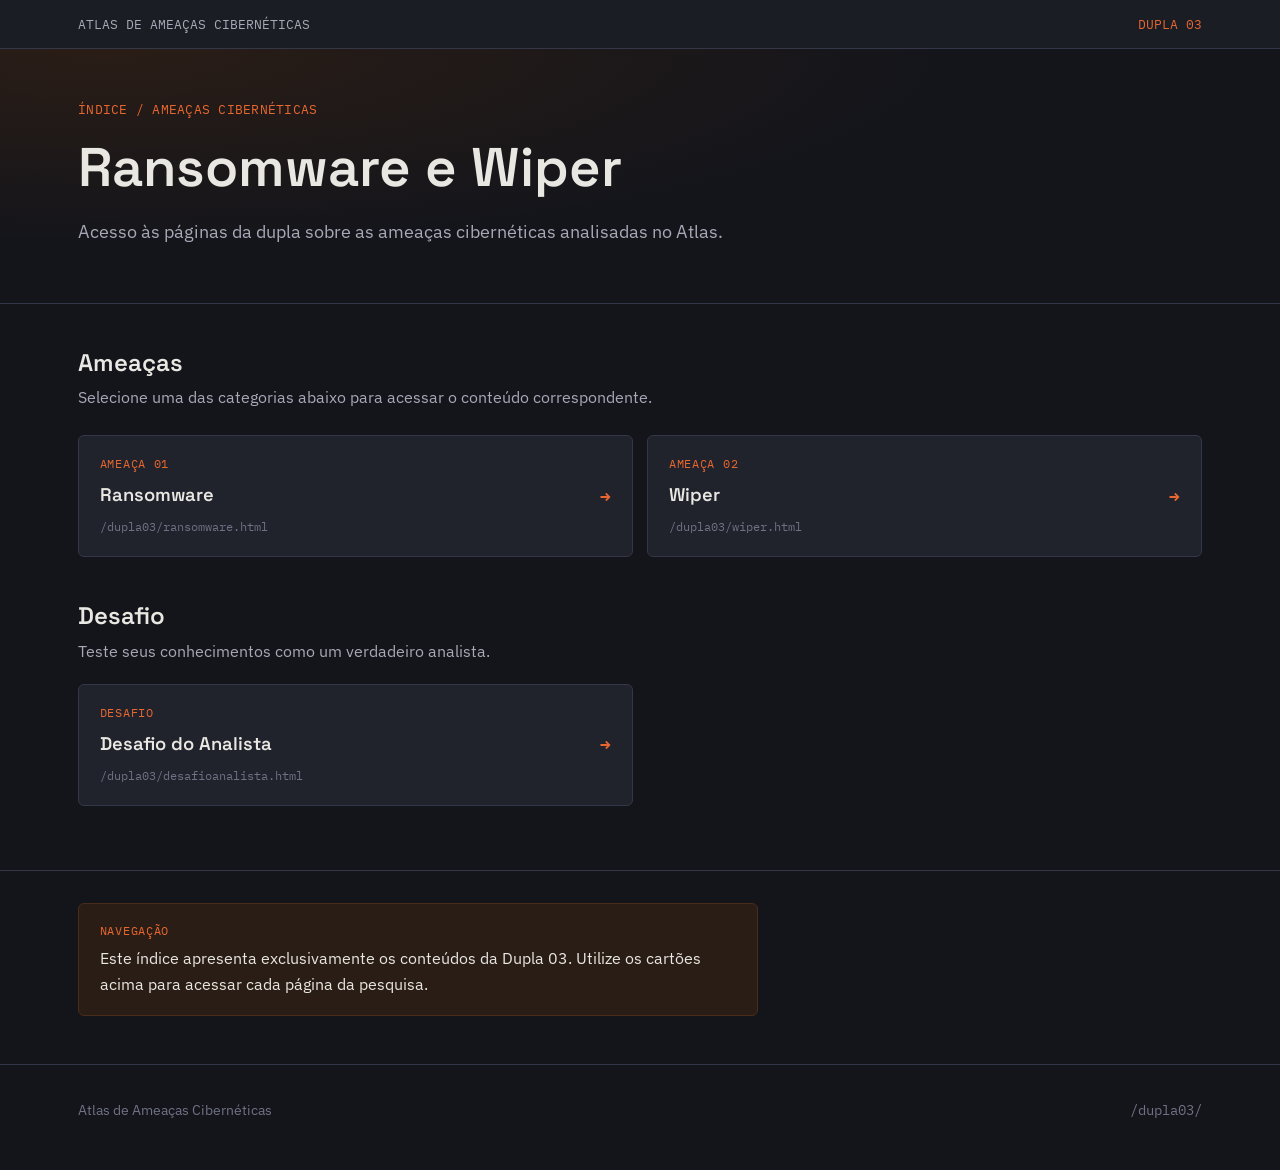
<file: atlas-ameacas/index.html>
<!DOCTYPE html>
<html lang="pt-BR">

<head>
  <meta charset="UTF-8">
  <meta name="viewport" content="width=device-width, initial-scale=1.0">
  <title>Atlas de Ameaças Cibernéticas</title>

  <style>
    @import url('https://fonts.googleapis.com/css2?family=Space+Grotesk:wght@500;600;700&family=IBM+Plex+Sans:wght@400;500;600&family=IBM+Plex+Mono:wght@400;500&display=swap');

    /* ===== Tokens ===== */

    :root {
      --bg: #14151b;
      --bg-raise: #1b1d25;
      --surface: #20222c;
      --surface-2: #262835;
      --border: #343747;
      --text: #e9e7e2;
      --text-dim: #a7a9b6;
      --text-faint: #6f7284;

      --accent: #c2410c;
      --accent-strong: #e8672f;
      --accent-soft: #2a1d16;
      --accent-line: #4a2c1a;

      --font-head: "Space Grotesk", "Segoe UI Semibold", system-ui, sans-serif;
      --font-body: "IBM Plex Sans", "Segoe UI", system-ui, sans-serif;
      --font-mono: "IBM Plex Mono", "SFMono-Regular", Consolas, monospace;
    }

    * {
      box-sizing: border-box;
    }

    html {
      -webkit-text-size-adjust: 100%;
    }

    body {
      margin: 0;
      background: var(--bg);
      color: var(--text);
      font-family: var(--font-body);
      font-size: 16px;
      line-height: 1.6;
      -webkit-font-smoothing: antialiased;
    }

    a {
      color: var(--accent-strong);
      text-decoration: none;
    }

    a:hover {
      color: var(--text);
    }

    a:focus-visible {
      outline: 2px solid var(--accent-strong);
      outline-offset: 3px;
    }

    h1,
    h2,
    h3 {
      font-family: var(--font-head);
      font-weight: 600;
      color: var(--text);
      line-height: 1.2;
      margin: 0;
    }

    code,
    .mono {
      font-family: var(--font-mono);
    }

    .wrap {
      max-width: 1180px;
      margin: 0 auto;
      padding: 0 1.75rem;
    }

    /* ===== Top bar ===== */

    .topbar {
      border-bottom: 1px solid var(--border);
      background: var(--bg-raise);
      font-family: var(--font-mono);
      font-size: .82rem;
      color: var(--text-dim);
    }

    .topbar .wrap {
      display: flex;
      justify-content: space-between;
      align-items: center;
      padding-top: .85rem;
      padding-bottom: .85rem;
      gap: 1rem;
      flex-wrap: wrap;
    }

    .topbar .label {
      color: var(--text-faint);
    }

    .topbar .status {
      color: var(--accent-strong);
    }

    /* ===== Hero ===== */

    header.hero {
      border-bottom: 1px solid var(--border);
      padding: 3.2rem 0 2.4rem;
      background:
        radial-gradient(
          120% 140% at 8% 0%,
          var(--accent-soft) 0%,
          transparent 55%
        ),
        var(--bg);
    }

    .hero .kicker {
      font-family: var(--font-mono);
      font-size: .8rem;
      letter-spacing: .02em;
      color: var(--accent-strong);
      margin-bottom: .9rem;
    }

    .hero h1 {
      font-size: clamp(2.1rem, 4vw + .8rem, 3.4rem);
      max-width: 16ch;
    }

    .hero .lede {
      margin-top: 1rem;
      max-width: 68ch;
      font-size: 1.15rem;
      color: var(--text-dim);
    }

    /* ===== Threat cards ===== */

    .threats {
      padding: 2.8rem 0 4rem;
    }

    .threats-header {
      margin-bottom: 1.5rem;
    }

    .threats-header h2 {
      font-size: 1.5rem;
      margin-bottom: .5rem;
    }

    .threats-header p {
      margin: 0;
      color: var(--text-dim);
      max-width: 68ch;
    }

    .card-list {
      display: grid;
      grid-template-columns: repeat(2, 1fr);
      gap: .9rem;
      margin: 0;
      padding: 0;
      list-style: none;
    }

    .card-list li {
      background: var(--surface);
      border: 1px solid var(--border);
      border-radius: 6px;
      overflow: hidden;
      transition: border-color .15s ease, background .15s ease;
    }

    .card-list li:hover {
      border-color: var(--accent-line);
      background: var(--surface-2);
    }

    .card-list a {
      display: block;
      padding: 1.2rem 1.3rem;
      color: var(--text);
    }

    .card-list .tag {
      display: block;
      font-family: var(--font-mono);
      font-size: .72rem;
      color: var(--accent-strong);
      text-transform: uppercase;
      letter-spacing: .06em;
      margin-bottom: .4rem;
    }

    .card-list .title {
      display: flex;
      justify-content: space-between;
      align-items: center;
      gap: 1rem;
      font-family: var(--font-head);
      font-size: 1.15rem;
      font-weight: 600;
    }

    .card-list .path {
      display: block;
      margin-top: .55rem;
      font-family: var(--font-mono);
      font-size: .74rem;
      color: var(--text-faint);
    }

    .card-list .arrow {
      color: var(--accent-strong);
      font-family: var(--font-mono);
      font-size: 1.1rem;
    }

    /* ===== Challenge ===== */

    .challenge {
      margin-top: 2.8rem;
    }

    .challenge h2 {
      font-size: 1.5rem;
      margin-bottom: .5rem;
    }

    .challenge > p {
      margin: 0 0 1.2rem;
      color: var(--text-dim);
    }

    /* ===== Info ===== */

    .info {
      border-top: 1px solid var(--border);
      padding: 2rem 0 3rem;
    }

    .info-box {
      max-width: 68ch;
      border: 1px solid var(--accent-line);
      background: var(--accent-soft);
      border-radius: 6px;
      padding: 1.1rem 1.3rem;
    }

    .info-box .tag {
      font-family: var(--font-mono);
      font-size: .72rem;
      color: var(--accent-strong);
      text-transform: uppercase;
      letter-spacing: .06em;
      display: block;
      margin-bottom: .4rem;
    }

    .info-box p {
      margin: 0;
      color: var(--text);
    }

    /* ===== Footer ===== */

    footer.site {
      border-top: 1px solid var(--border);
      padding: 2.2rem 0 3rem;
      color: var(--text-faint);
      font-size: .85rem;
    }

    footer.site .foot-row {
      display: flex;
      justify-content: space-between;
      flex-wrap: wrap;
      gap: 1rem;
      align-items: center;
    }

    footer.site .mono {
      font-family: var(--font-mono);
    }

    /* ===== Responsive ===== */

    @media (max-width: 700px) {
      .card-list {
        grid-template-columns: 1fr;
      }

      .hero h1 {
        max-width: none;
      }
    }

    @media (max-width: 520px) {
      .wrap {
        padding: 0 1.1rem;
      }

      header.hero {
        padding: 2.4rem 0 2rem;
      }

      .hero h1 {
        font-size: 2.2rem;
      }

      .card-list .title {
        font-size: 1.05rem;
      }
    }
  </style>
</head>

<body>

  <!-- ===== Top bar ===== -->

  <div class="topbar">
    <div class="wrap">
      <span>ATLAS DE AMEAÇAS CIBERNÉTICAS</span>
      <span class="status">DUPLA 03</span>
    </div>
  </div>


  <!-- ===== Hero ===== -->

  <header class="hero">
    <div class="wrap">

      <div class="kicker">
        ÍNDICE / AMEAÇAS CIBERNÉTICAS
      </div>

      <h1>
        Ransomware e Wiper
      </h1>

      <p class="lede">
        Acesso às páginas da dupla sobre as ameaças cibernéticas
        analisadas no Atlas.
      </p>

    </div>
  </header>


  <!-- ===== Threats ===== -->

  <main class="threats">

    <div class="wrap">

      <div class="threats-header">

        <h2>
          Ameaças
        </h2>

        <p>
          Selecione uma das categorias abaixo para acessar o conteúdo
          correspondente.
        </p>

      </div>


      <ul class="card-list">

        <li>
          <a href="dupla03/ransomware.html">

            <span class="tag">
              Ameaça 01
            </span>

            <span class="title">
              Ransomware
              <span class="arrow">→</span>
            </span>

            <span class="path">
              /dupla03/ransomware.html
            </span>

          </a>
        </li>


        <li>
          <a href="dupla03/wiper.html">

            <span class="tag">
              Ameaça 02
            </span>

            <span class="title">
              Wiper
              <span class="arrow">→</span>
            </span>

            <span class="path">
              /dupla03/wiper.html
            </span>

          </a>
        </li>

      </ul>


      <!-- ===== Desafio ===== -->

      <div class="challenge">

        <h2>
          Desafio
        </h2>

        <p>
          Teste seus conhecimentos como um verdadeiro analista.
        </p>

        <ul class="card-list">

          <li>
            <a href="dupla03/desafioanalista.html">

              <span class="tag">
                Desafio
              </span>

              <span class="title">
                Desafio do Analista
                <span class="arrow">→</span>
              </span>

              <span class="path">
                /dupla03/desafioanalista.html
              </span>

            </a>
          </li>

        </ul>

      </div>

    </div>

  </main>


  <!-- ===== Info ===== -->

  <section class="info">

    <div class="wrap">

      <div class="info-box">

        <span class="tag">
          Navegação
        </span>

        <p>
          Este índice apresenta exclusivamente os conteúdos da Dupla 03.
          Utilize os cartões acima para acessar cada página da pesquisa.
        </p>

      </div>

    </div>

  </section>


  <!-- ===== Footer ===== -->

  <footer class="site">

    <div class="wrap">

      <div class="foot-row">

        <span>
          Atlas de Ameaças Cibernéticas
        </span>

        <span class="mono">
          /dupla03/
        </span>

      </div>

    </div>

  </footer>

</body>

</html>
</file>
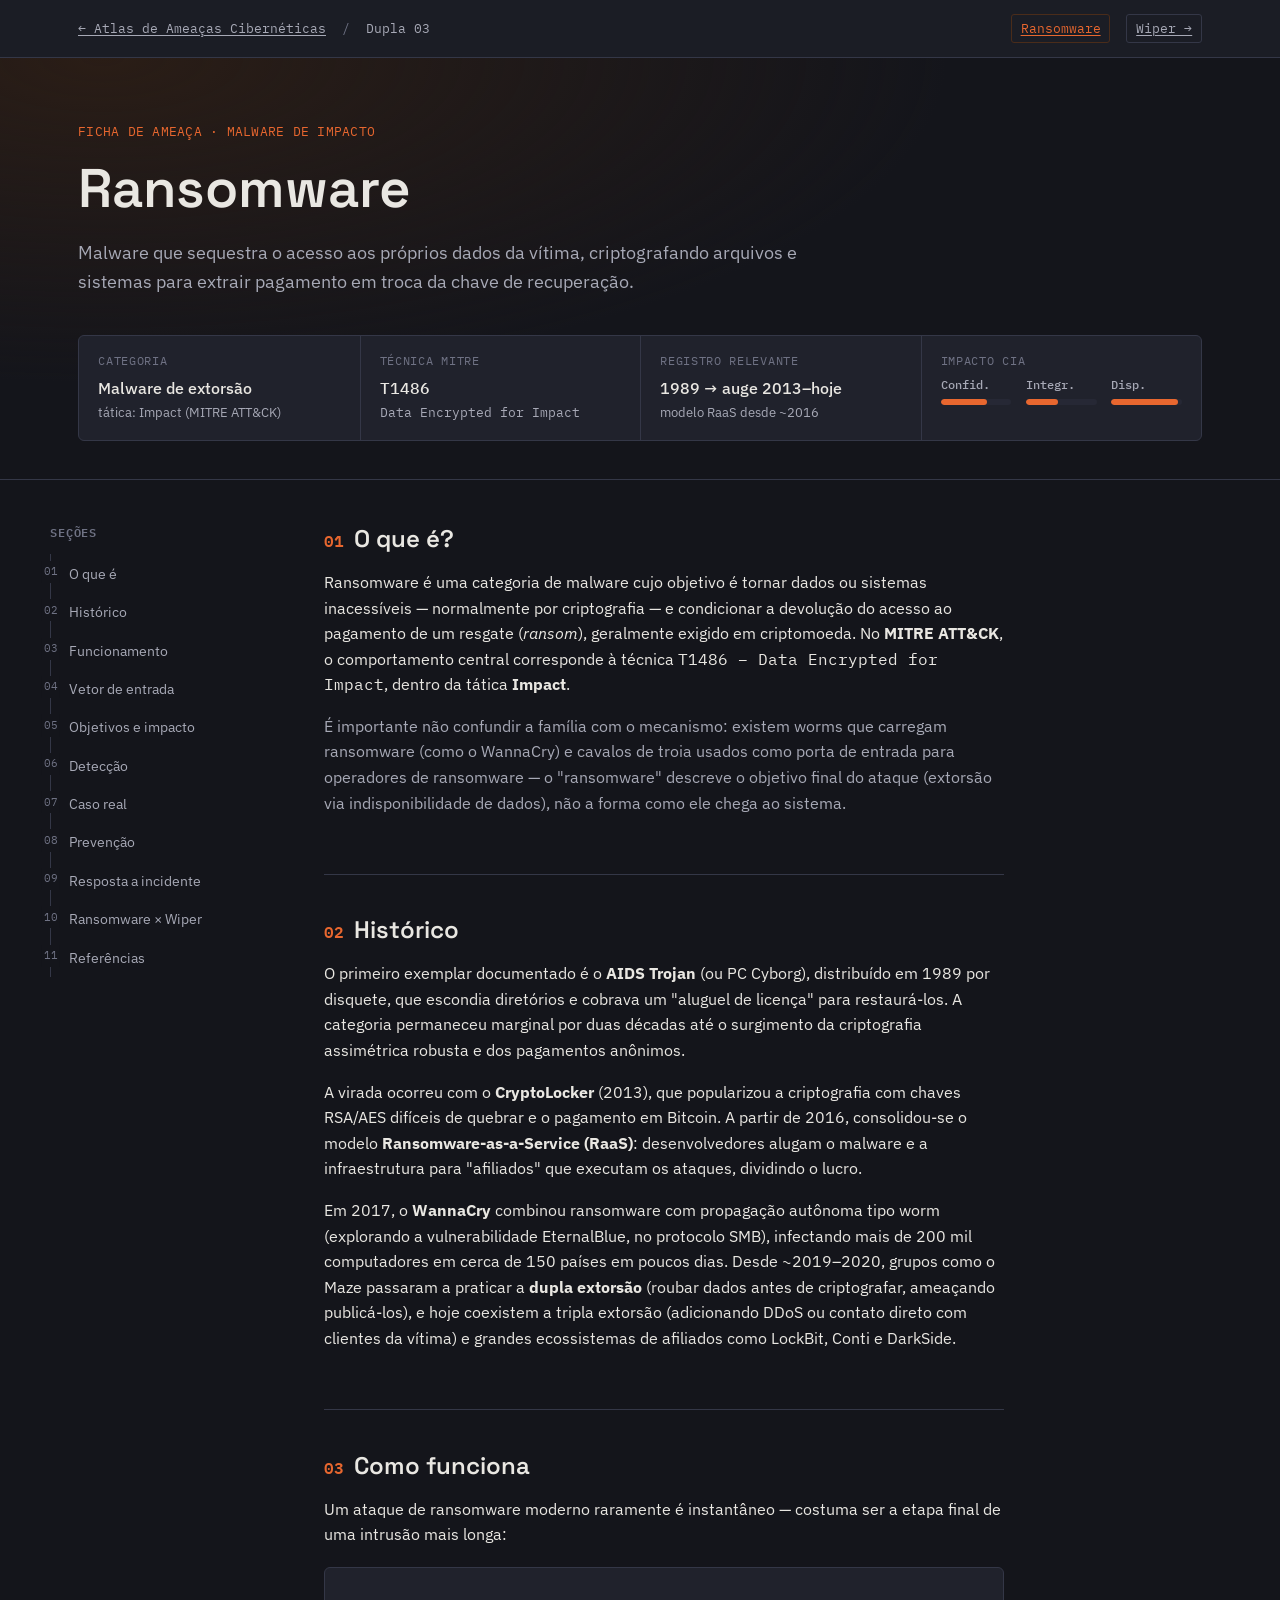
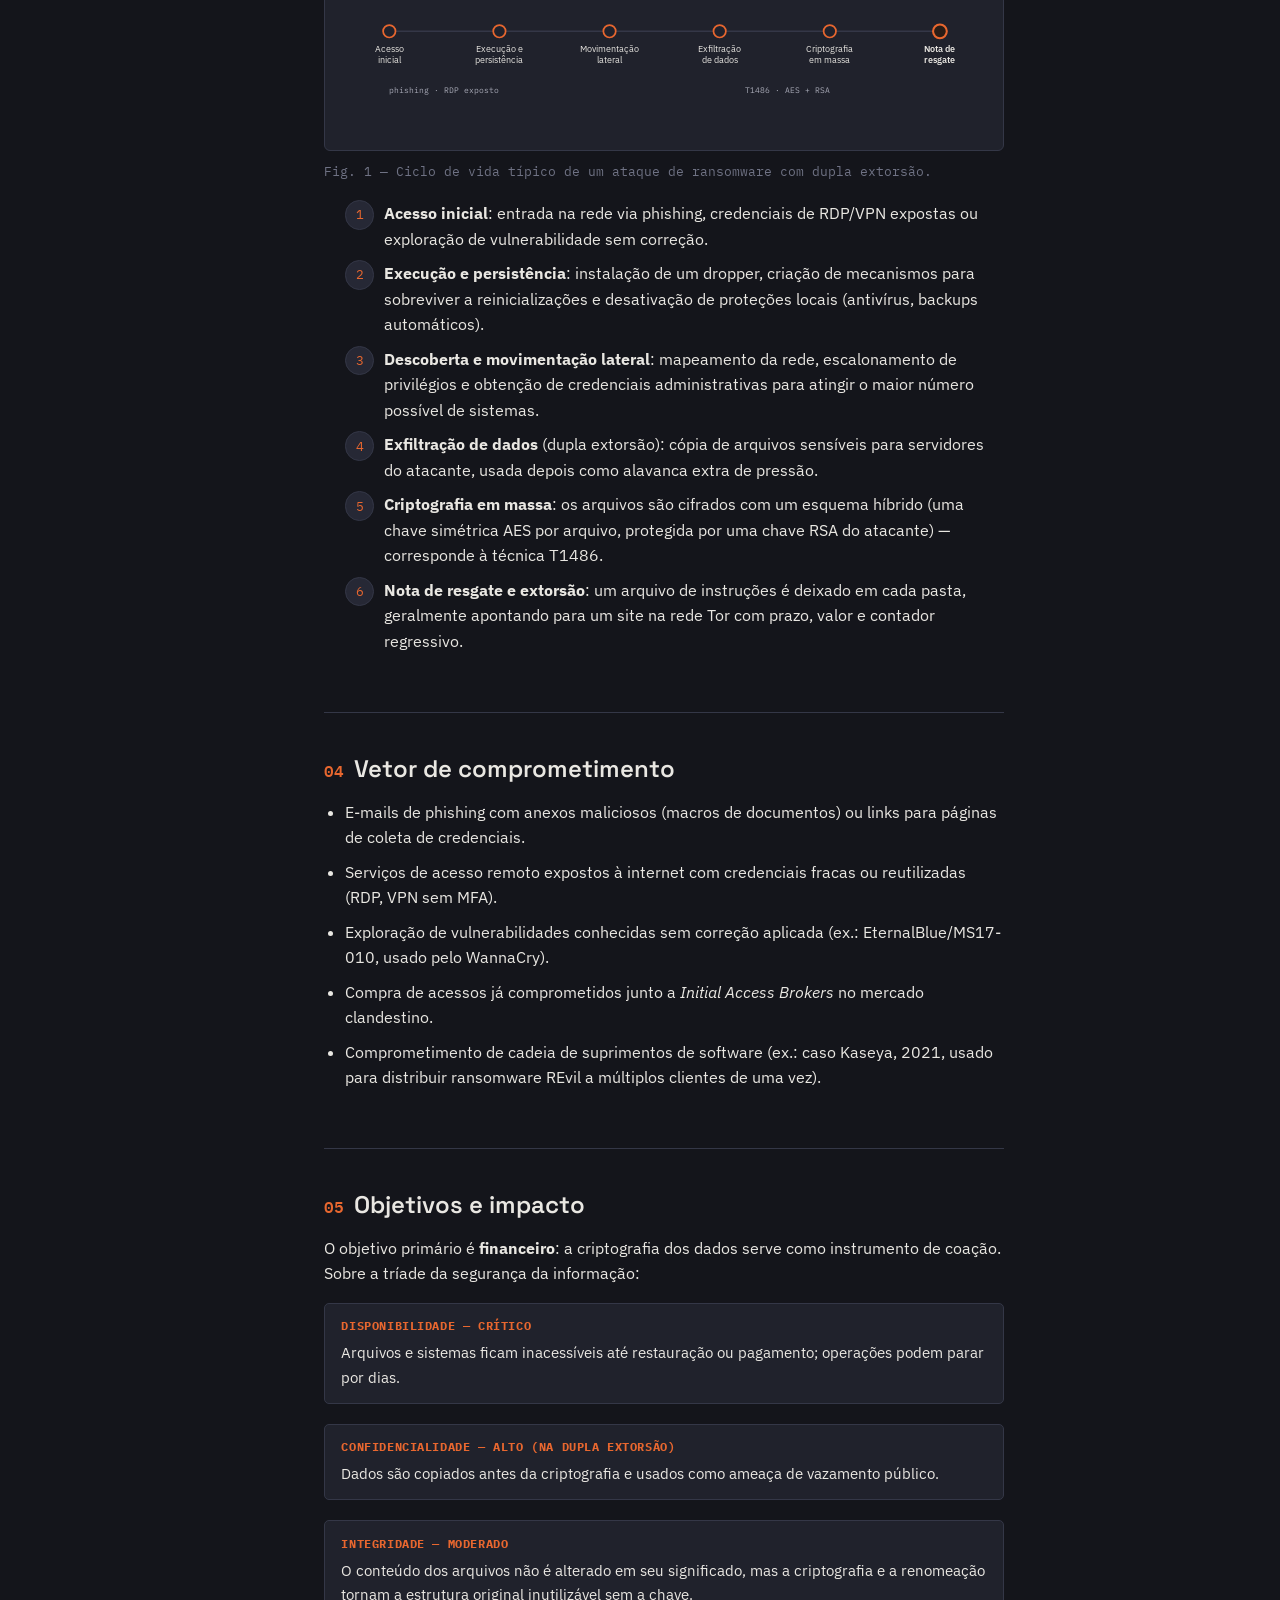
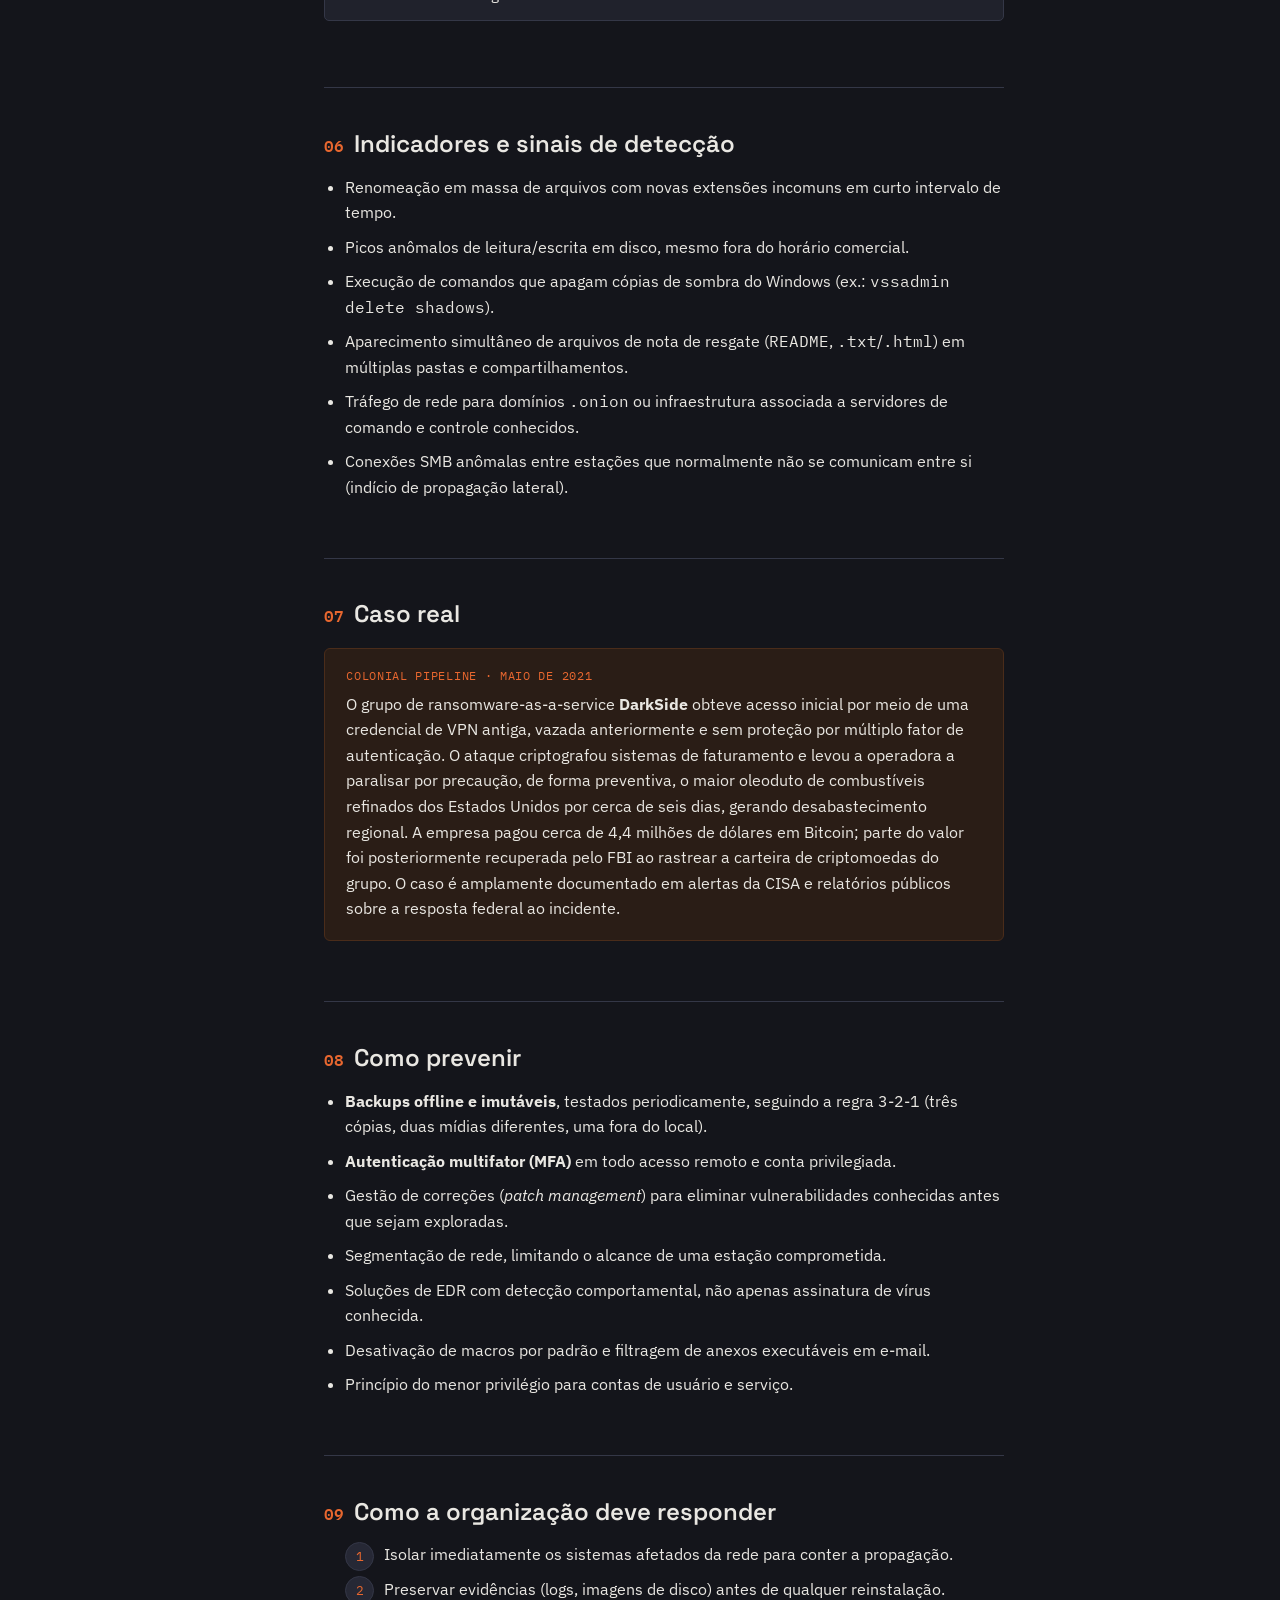
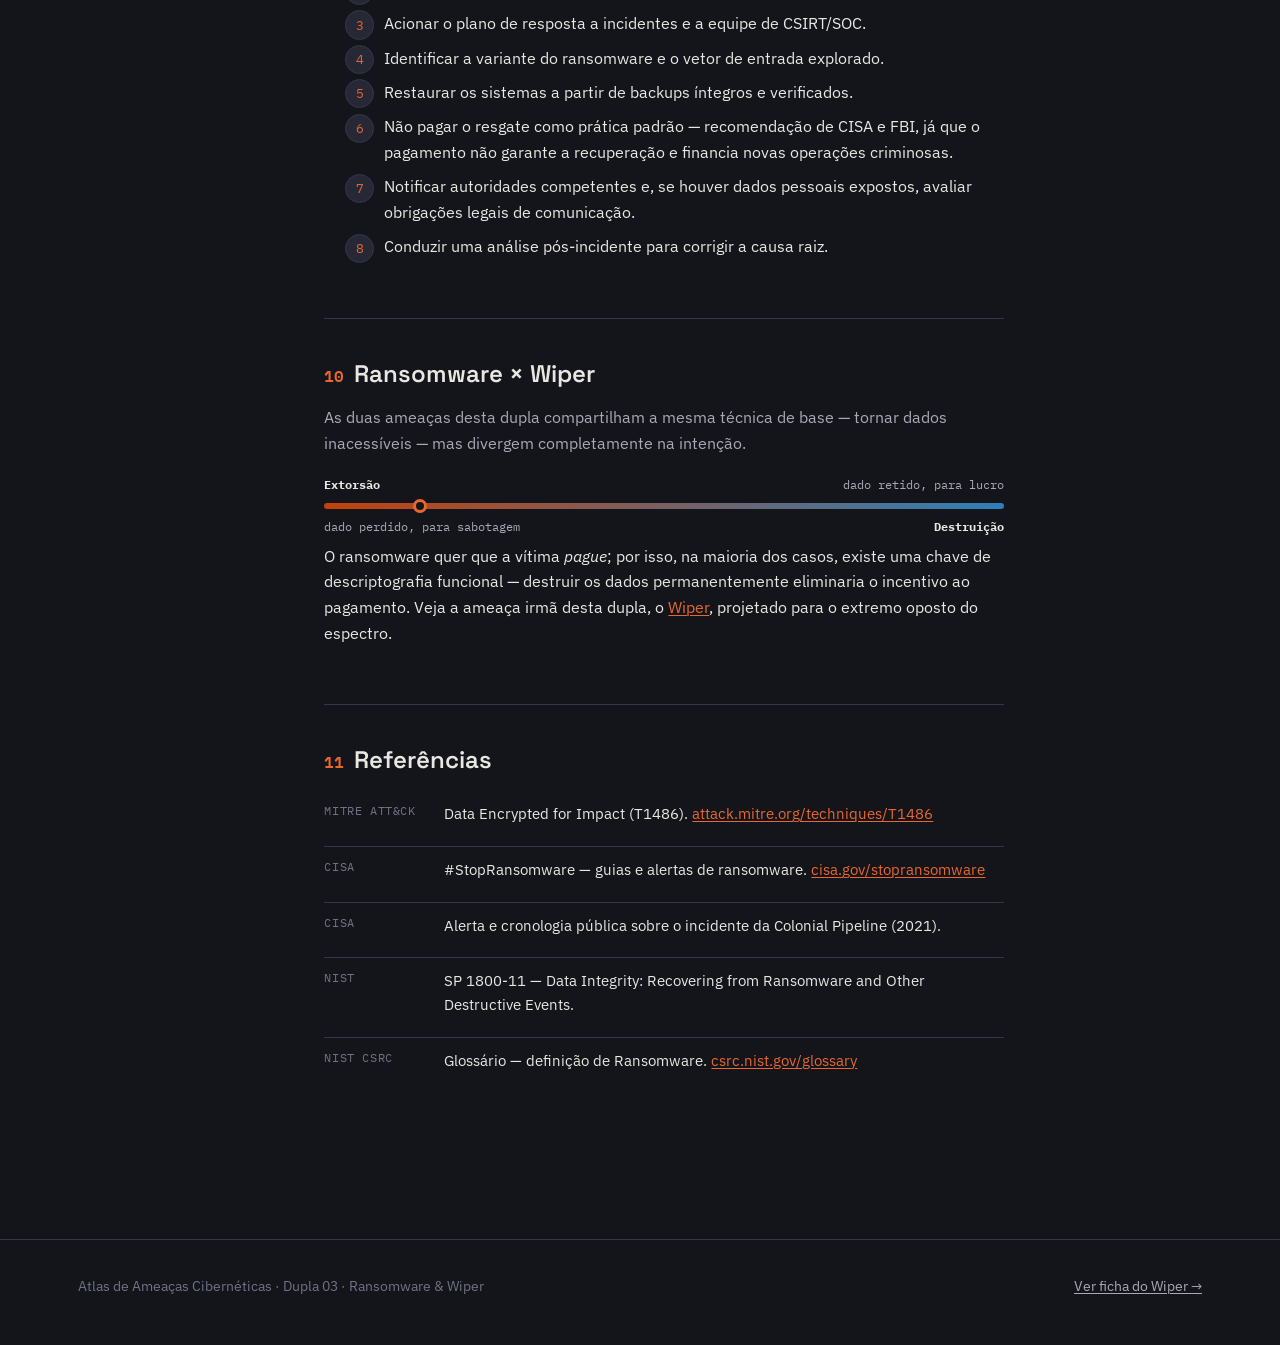
<file: ransomware.html>
<!DOCTYPE html>
<html lang="pt-BR" data-threat="ransomware">
<head>
<meta charset="UTF-8">
<meta name="viewport" content="width=device-width, initial-scale=1.0">
<title>Ransomware — Atlas de Ameaças Cibernéticas | Dupla 03</title>
<meta name="description" content="Ficha técnica sobre Ransomware: histórico, funcionamento, vetores, impactos, detecção, caso real, prevenção e resposta a incidente.">
<link rel="stylesheet" href="style.css">
</head>
<body>

<div class="topbar">
  <div class="wrap">
    <div>
      <a href="../index.html">← Atlas de Ameaças Cibernéticas</a>
      <span class="sep">/</span> Dupla 03
    </div>
    <div class="siblings">
      <a class="pill is-current" href="ransomware.html">Ransomware</a>
      <a class="pill" href="wiper.html">Wiper →</a>
    </div>
  </div>
</div>

<header class="hero">
  <div class="wrap">
    <p class="kicker">FICHA DE AMEAÇA · MALWARE DE IMPACTO</p>
    <h1>Ransomware</h1>
    <p class="lede">Malware que sequestra o acesso aos próprios dados da vítima, criptografando arquivos e sistemas para extrair pagamento em troca da chave de recuperação.</p>

    <div class="factsheet">
      <dl>
        <dt>Categoria</dt>
        <dd>Malware de extorsão <small>tática: Impact (MITRE ATT&CK)</small></dd>
      </dl>
      <dl>
        <dt>Técnica MITRE</dt>
        <dd class="mono">T1486 <small>Data Encrypted for Impact</small></dd>
      </dl>
      <dl>
        <dt>Registro relevante</dt>
        <dd>1989 → auge 2013–hoje <small>modelo RaaS desde ~2016</small></dd>
      </dl>
      <dl>
        <dt>Impacto CIA</dt>
        <dd>
          <div class="cia">
            <div class="bar"><div class="bar-label">Confid.</div><div class="track"><div class="fill" style="width:65%"></div></div></div>
            <div class="bar"><div class="bar-label">Integr.</div><div class="track"><div class="fill" style="width:45%"></div></div></div>
            <div class="bar"><div class="bar-label">Disp.</div><div class="track"><div class="fill" style="width:95%"></div></div></div>
          </div>
        </dd>
      </dl>
    </div>
  </div>
</header>

<div class="dossier wrap dossier-grid">

  <aside class="case-nav">
    <h2>Seções</h2>
    <ol>
      <li><a href="#definicao">O que é</a></li>
      <li><a href="#historico">Histórico</a></li>
      <li><a href="#funcionamento">Funcionamento</a></li>
      <li><a href="#vetor">Vetor de entrada</a></li>
      <li><a href="#impacto">Objetivos e impacto</a></li>
      <li><a href="#deteccao">Detecção</a></li>
      <li><a href="#caso">Caso real</a></li>
      <li><a href="#prevencao">Prevenção</a></li>
      <li><a href="#resposta">Resposta a incidente</a></li>
      <li><a href="#comparacao">Ransomware × Wiper</a></li>
      <li><a href="#referencias">Referências</a></li>
    </ol>
  </aside>

  <main>

    <section id="definicao">
      <h2><span class="num">01</span>O que é?</h2>
      <p>Ransomware é uma categoria de malware cujo objetivo é tornar dados ou sistemas inacessíveis — normalmente por criptografia — e condicionar a devolução do acesso ao pagamento de um resgate (<em>ransom</em>), geralmente exigido em criptomoeda. No <strong>MITRE ATT&CK</strong>, o comportamento central corresponde à técnica <span class="mono">T1486 – Data Encrypted for Impact</span>, dentro da tática <strong>Impact</strong>.</p>
      <p class="muted">É importante não confundir a família com o mecanismo: existem worms que carregam ransomware (como o WannaCry) e cavalos de troia usados como porta de entrada para operadores de ransomware — o "ransomware" descreve o objetivo final do ataque (extorsão via indisponibilidade de dados), não a forma como ele chega ao sistema.</p>
    </section>

    <section id="historico">
      <h2><span class="num">02</span>Histórico</h2>
      <p>O primeiro exemplar documentado é o <strong>AIDS Trojan</strong> (ou PC Cyborg), distribuído em 1989 por disquete, que escondia diretórios e cobrava um "aluguel de licença" para restaurá-los. A categoria permaneceu marginal por duas décadas até o surgimento da criptografia assimétrica robusta e dos pagamentos anônimos.</p>
      <p>A virada ocorreu com o <strong>CryptoLocker</strong> (2013), que popularizou a criptografia com chaves RSA/AES difíceis de quebrar e o pagamento em Bitcoin. A partir de 2016, consolidou-se o modelo <strong>Ransomware-as-a-Service (RaaS)</strong>: desenvolvedores alugam o malware e a infraestrutura para "afiliados" que executam os ataques, dividindo o lucro.</p>
      <p>Em 2017, o <strong>WannaCry</strong> combinou ransomware com propagação autônoma tipo worm (explorando a vulnerabilidade EternalBlue, no protocolo SMB), infectando mais de 200 mil computadores em cerca de 150 países em poucos dias. Desde ~2019–2020, grupos como o Maze passaram a praticar a <strong>dupla extorsão</strong> (roubar dados antes de criptografar, ameaçando publicá-los), e hoje coexistem a tripla extorsão (adicionando DDoS ou contato direto com clientes da vítima) e grandes ecossistemas de afiliados como LockBit, Conti e DarkSide.</p>
    </section>

    <section id="funcionamento">
      <h2><span class="num">03</span>Como funciona</h2>
      <p>Um ataque de ransomware moderno raramente é instantâneo — costuma ser a etapa final de uma intrusão mais longa:</p>
      <figure>
        <div class="diagram-frame">
          <svg viewBox="0 0 920 200" xmlns="http://www.w3.org/2000/svg" role="img" aria-labelledby="rw-diag-title">
            <title id="rw-diag-title">Etapas de um ataque de ransomware, do acesso inicial à extorsão</title>
            <line x1="60" y1="60" x2="860" y2="60" stroke="#343747" stroke-width="2"/>
            <g font-family="IBM Plex Sans, sans-serif" font-size="12.5" fill="#e9e7e2">
              <g>
                <circle cx="60" cy="60" r="9" fill="#20222c" stroke="#e8672f" stroke-width="2.5"/>
                <text x="60" y="90" text-anchor="middle">Acesso</text>
                <text x="60" y="106" text-anchor="middle">inicial</text>
              </g>
              <g>
                <circle cx="220" cy="60" r="9" fill="#20222c" stroke="#e8672f" stroke-width="2.5"/>
                <text x="220" y="90" text-anchor="middle">Execução e</text>
                <text x="220" y="106" text-anchor="middle">persistência</text>
              </g>
              <g>
                <circle cx="380" cy="60" r="9" fill="#20222c" stroke="#e8672f" stroke-width="2.5"/>
                <text x="380" y="90" text-anchor="middle">Movimentação</text>
                <text x="380" y="106" text-anchor="middle">lateral</text>
              </g>
              <g>
                <circle cx="540" cy="60" r="9" fill="#20222c" stroke="#e8672f" stroke-width="2.5"/>
                <text x="540" y="90" text-anchor="middle">Exfiltração</text>
                <text x="540" y="106" text-anchor="middle">de dados</text>
              </g>
              <g>
                <circle cx="700" cy="60" r="9" fill="#20222c" stroke="#e8672f" stroke-width="2.5"/>
                <text x="700" y="90" text-anchor="middle">Criptografia</text>
                <text x="700" y="106" text-anchor="middle">em massa</text>
              </g>
              <g>
                <circle cx="860" cy="60" r="10" fill="#2a1d16" stroke="#e8672f" stroke-width="3"/>
                <text x="860" y="90" text-anchor="middle" font-weight="600">Nota de</text>
                <text x="860" y="106" text-anchor="middle" font-weight="600">resgate</text>
              </g>
            </g>
            <text x="60" y="150" font-family="IBM Plex Mono, monospace" font-size="11" fill="#a7a9b6">phishing · RDP exposto</text>
            <text x="700" y="150" font-family="IBM Plex Mono, monospace" font-size="11" fill="#a7a9b6" text-anchor="end">T1486 · AES + RSA</text>
          </svg>
        </div>
        <figcaption>Fig. 1 — Ciclo de vida típico de um ataque de ransomware com dupla extorsão.</figcaption>
      </figure>
      <ol class="steps">
        <li><strong>Acesso inicial</strong>: entrada na rede via phishing, credenciais de RDP/VPN expostas ou exploração de vulnerabilidade sem correção.</li>
        <li><strong>Execução e persistência</strong>: instalação de um dropper, criação de mecanismos para sobreviver a reinicializações e desativação de proteções locais (antivírus, backups automáticos).</li>
        <li><strong>Descoberta e movimentação lateral</strong>: mapeamento da rede, escalonamento de privilégios e obtenção de credenciais administrativas para atingir o maior número possível de sistemas.</li>
        <li><strong>Exfiltração de dados</strong> (dupla extorsão): cópia de arquivos sensíveis para servidores do atacante, usada depois como alavanca extra de pressão.</li>
        <li><strong>Criptografia em massa</strong>: os arquivos são cifrados com um esquema híbrido (uma chave simétrica AES por arquivo, protegida por uma chave RSA do atacante) — corresponde à técnica <span class="mono">T1486</span>.</li>
        <li><strong>Nota de resgate e extorsão</strong>: um arquivo de instruções é deixado em cada pasta, geralmente apontando para um site na rede Tor com prazo, valor e contador regressivo.</li>
      </ol>
    </section>

    <section id="vetor">
      <h2><span class="num">04</span>Vetor de comprometimento</h2>
      <ul>
        <li>E-mails de phishing com anexos maliciosos (macros de documentos) ou links para páginas de coleta de credenciais.</li>
        <li>Serviços de acesso remoto expostos à internet com credenciais fracas ou reutilizadas (RDP, VPN sem MFA).</li>
        <li>Exploração de vulnerabilidades conhecidas sem correção aplicada (ex.: EternalBlue/MS17-010, usado pelo WannaCry).</li>
        <li>Compra de acessos já comprometidos junto a <em>Initial Access Brokers</em> no mercado clandestino.</li>
        <li>Comprometimento de cadeia de suprimentos de software (ex.: caso Kaseya, 2021, usado para distribuir ransomware REvil a múltiplos clientes de uma vez).</li>
      </ul>
    </section>

    <section id="impacto">
      <h2><span class="num">05</span>Objetivos e impacto</h2>
      <p>O objetivo primário é <strong>financeiro</strong>: a criptografia dos dados serve como instrumento de coação. Sobre a tríade da segurança da informação:</p>
      <ul class="card-list">
        <li><b>Disponibilidade — crítico</b>Arquivos e sistemas ficam inacessíveis até restauração ou pagamento; operações podem parar por dias.</li>
        <li><b>Confidencialidade — alto (na dupla extorsão)</b>Dados são copiados antes da criptografia e usados como ameaça de vazamento público.</li>
        <li><b>Integridade — moderado</b>O conteúdo dos arquivos não é alterado em seu significado, mas a criptografia e a renomeação tornam a estrutura original inutilizável sem a chave.</li>
      </ul>
    </section>

    <section id="deteccao">
      <h2><span class="num">06</span>Indicadores e sinais de detecção</h2>
      <ul>
        <li>Renomeação em massa de arquivos com novas extensões incomuns em curto intervalo de tempo.</li>
        <li>Picos anômalos de leitura/escrita em disco, mesmo fora do horário comercial.</li>
        <li>Execução de comandos que apagam cópias de sombra do Windows (ex.: <span class="mono">vssadmin delete shadows</span>).</li>
        <li>Aparecimento simultâneo de arquivos de nota de resgate (<span class="mono">README</span>, <span class="mono">.txt</span>/<span class="mono">.html</span>) em múltiplas pastas e compartilhamentos.</li>
        <li>Tráfego de rede para domínios <span class="mono">.onion</span> ou infraestrutura associada a servidores de comando e controle conhecidos.</li>
        <li>Conexões SMB anômalas entre estações que normalmente não se comunicam entre si (indício de propagação lateral).</li>
      </ul>
    </section>

    <section id="caso">
      <h2><span class="num">07</span>Caso real</h2>
      <div class="callout">
        <span class="tag">Colonial Pipeline · maio de 2021</span>
        <p>O grupo de ransomware-as-a-service <strong>DarkSide</strong> obteve acesso inicial por meio de uma credencial de VPN antiga, vazada anteriormente e sem proteção por múltiplo fator de autenticação. O ataque criptografou sistemas de faturamento e levou a operadora a paralisar por precaução, de forma preventiva, o maior oleoduto de combustíveis refinados dos Estados Unidos por cerca de seis dias, gerando desabastecimento regional. A empresa pagou cerca de 4,4 milhões de dólares em Bitcoin; parte do valor foi posteriormente recuperada pelo FBI ao rastrear a carteira de criptomoedas do grupo. O caso é amplamente documentado em alertas da CISA e relatórios públicos sobre a resposta federal ao incidente.</p>
      </div>
    </section>

    <section id="prevencao">
      <h2><span class="num">08</span>Como prevenir</h2>
      <ul>
        <li><strong>Backups offline e imutáveis</strong>, testados periodicamente, seguindo a regra 3-2-1 (três cópias, duas mídias diferentes, uma fora do local).</li>
        <li><strong>Autenticação multifator (MFA)</strong> em todo acesso remoto e conta privilegiada.</li>
        <li>Gestão de correções (<em>patch management</em>) para eliminar vulnerabilidades conhecidas antes que sejam exploradas.</li>
        <li>Segmentação de rede, limitando o alcance de uma estação comprometida.</li>
        <li>Soluções de EDR com detecção comportamental, não apenas assinatura de vírus conhecida.</li>
        <li>Desativação de macros por padrão e filtragem de anexos executáveis em e-mail.</li>
        <li>Princípio do menor privilégio para contas de usuário e serviço.</li>
      </ul>
    </section>

    <section id="resposta">
      <h2><span class="num">09</span>Como a organização deve responder</h2>
      <ol class="steps">
        <li>Isolar imediatamente os sistemas afetados da rede para conter a propagação.</li>
        <li>Preservar evidências (logs, imagens de disco) antes de qualquer reinstalação.</li>
        <li>Acionar o plano de resposta a incidentes e a equipe de CSIRT/SOC.</li>
        <li>Identificar a variante do ransomware e o vetor de entrada explorado.</li>
        <li>Restaurar os sistemas a partir de backups íntegros e verificados.</li>
        <li>Não pagar o resgate como prática padrão — recomendação de CISA e FBI, já que o pagamento não garante a recuperação e financia novas operações criminosas.</li>
        <li>Notificar autoridades competentes e, se houver dados pessoais expostos, avaliar obrigações legais de comunicação.</li>
        <li>Conduzir uma análise pós-incidente para corrigir a causa raiz.</li>
      </ol>
    </section>

    <section id="comparacao">
      <h2><span class="num">10</span>Ransomware × Wiper</h2>
      <p class="muted">As duas ameaças desta dupla compartilham a mesma técnica de base — tornar dados inacessíveis — mas divergem completamente na intenção.</p>
      <div class="spectrum">
        <div class="ends"><b>Extorsão</b><span>dado retido, para lucro</span></div>
        <div class="track"><div class="marker" style="left:14%"></div></div>
        <div class="ends" style="margin-top:.5rem;"><span>dado perdido, para sabotagem</span><b>Destruição</b></div>
      </div>
      <p>O ransomware quer que a vítima <em>pague</em>; por isso, na maioria dos casos, existe uma chave de descriptografia funcional — destruir os dados permanentemente eliminaria o incentivo ao pagamento. Veja a ameaça irmã desta dupla, o <a href="wiper.html">Wiper</a>, projetado para o extremo oposto do espectro.</p>
    </section>

    <section id="referencias">
      <h2><span class="num">11</span>Referências</h2>
      <ul class="refs">
        <li><span class="src">MITRE ATT&CK</span><span>Data Encrypted for Impact (T1486). <a href="https://attack.mitre.org/techniques/T1486/" target="_blank" rel="noopener">attack.mitre.org/techniques/T1486</a></span></li>
        <li><span class="src">CISA</span><span>#StopRansomware — guias e alertas de ransomware. <a href="https://www.cisa.gov/stopransomware" target="_blank" rel="noopener">cisa.gov/stopransomware</a></span></li>
        <li><span class="src">CISA</span><span>Alerta e cronologia pública sobre o incidente da Colonial Pipeline (2021).</span></li>
        <li><span class="src">NIST</span><span>SP 1800-11 — Data Integrity: Recovering from Ransomware and Other Destructive Events.</span></li>
        <li><span class="src">NIST CSRC</span><span>Glossário — definição de Ransomware. <a href="https://csrc.nist.gov/glossary/term/ransomware" target="_blank" rel="noopener">csrc.nist.gov/glossary</a></span></li>
      </ul>
    </section>

  </main>
</div>

<footer class="site">
  <div class="wrap foot-row">
    <span>Atlas de Ameaças Cibernéticas · Dupla 03 · Ransomware &amp; Wiper</span>
    <span><a href="wiper.html">Ver ficha do Wiper →</a></span>
  </div>
</footer>

</body>
</html>
</file>
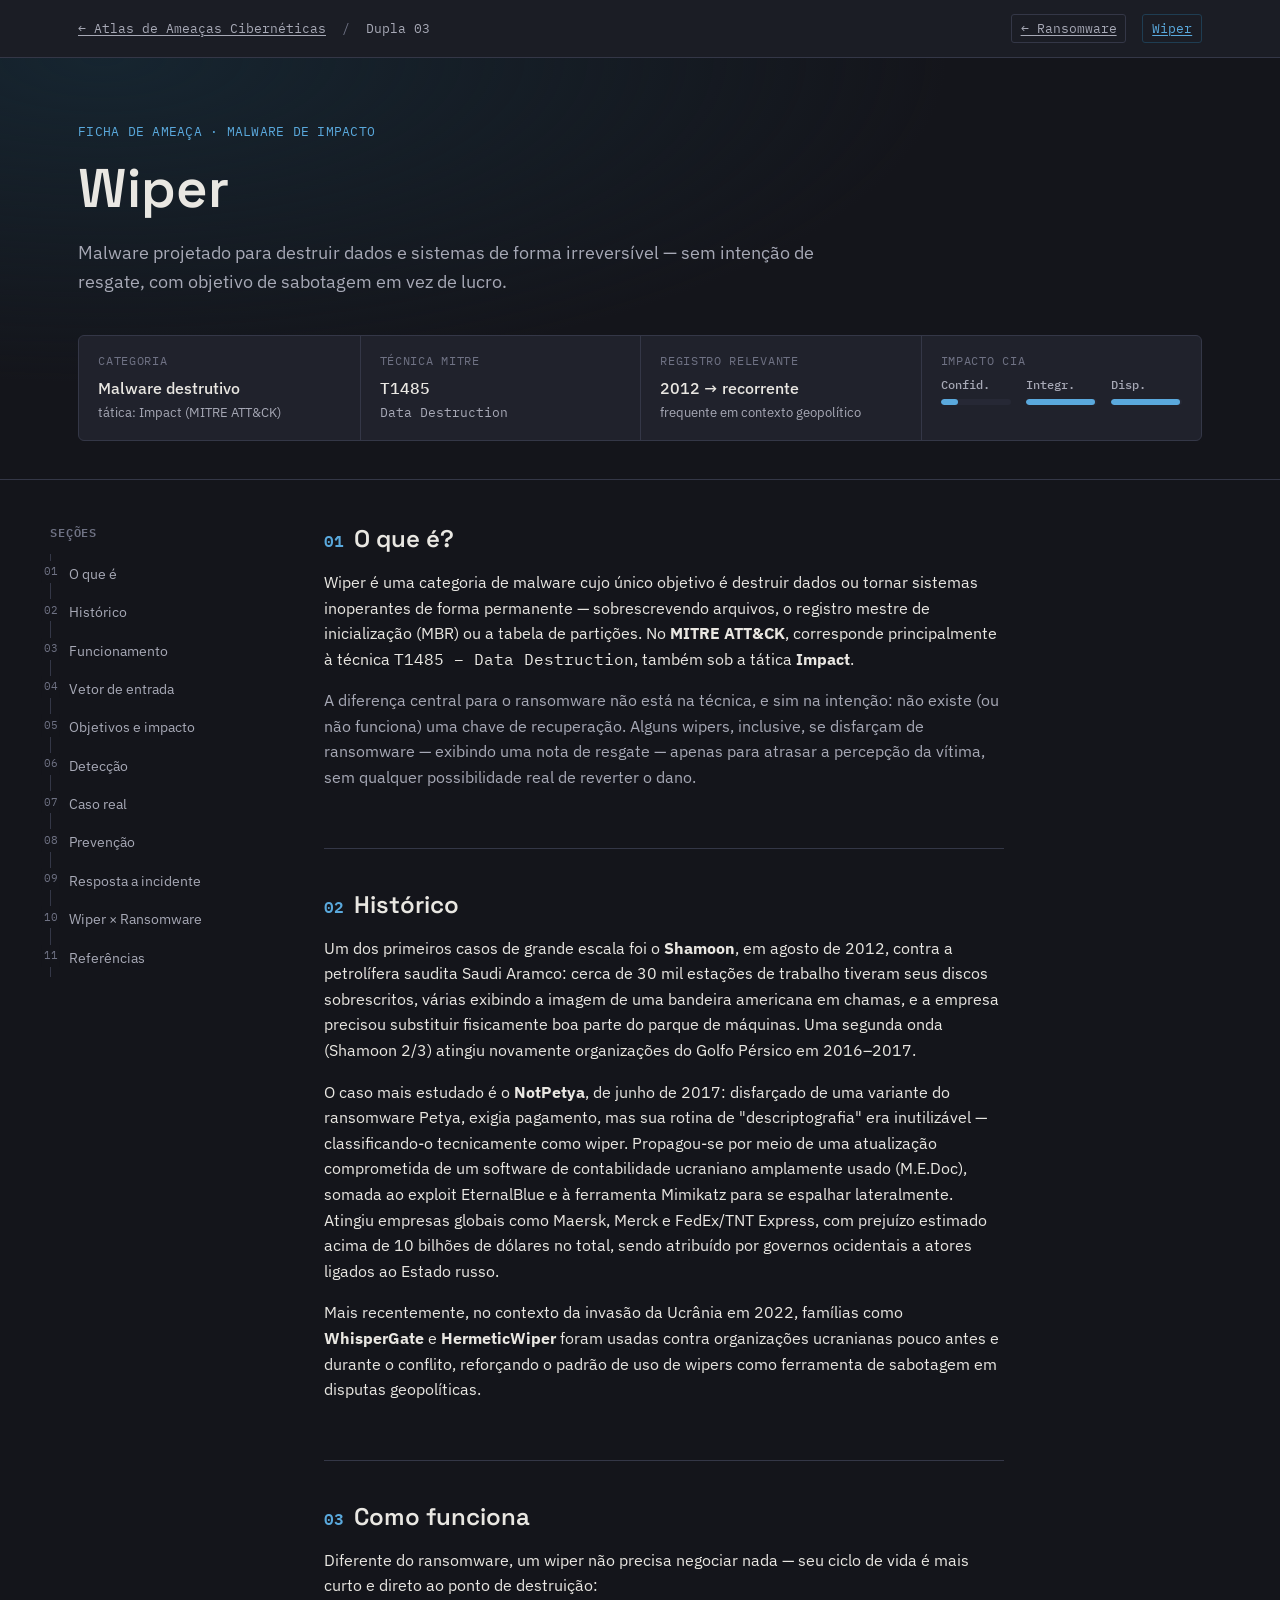
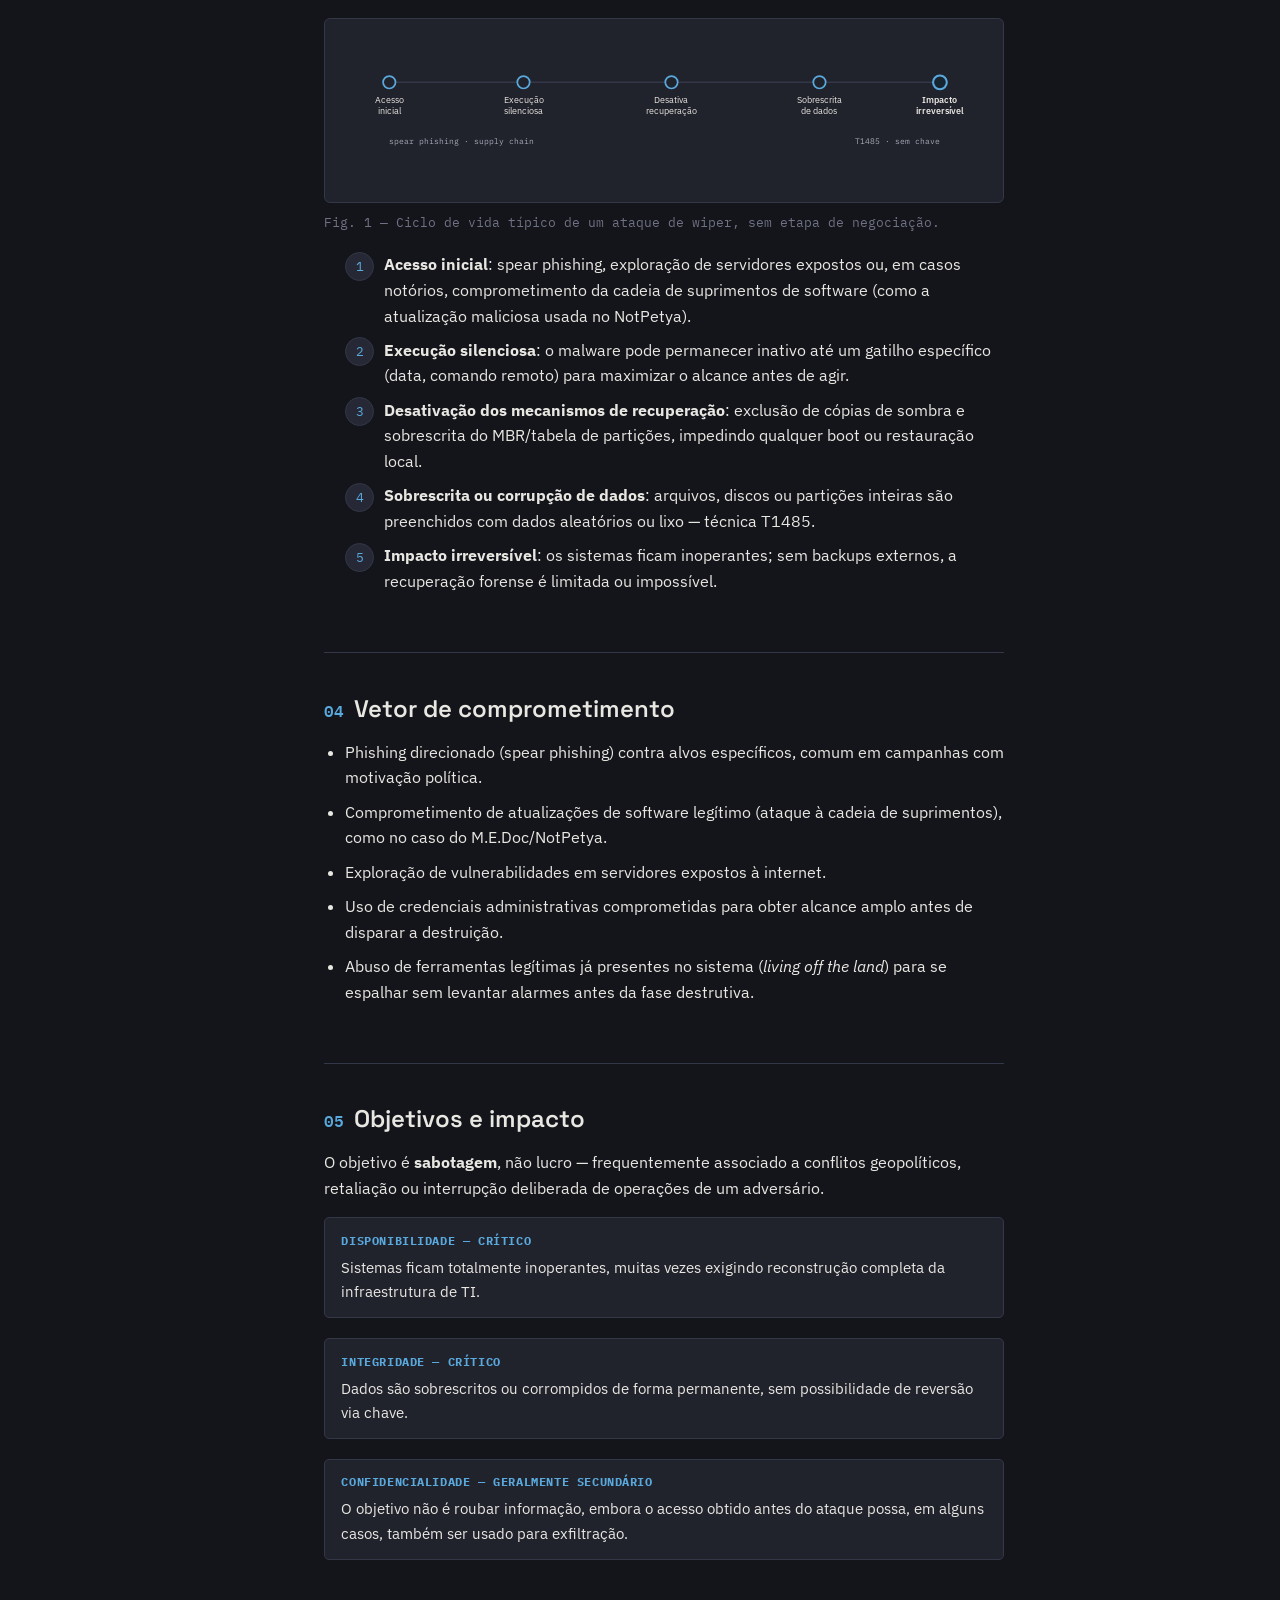
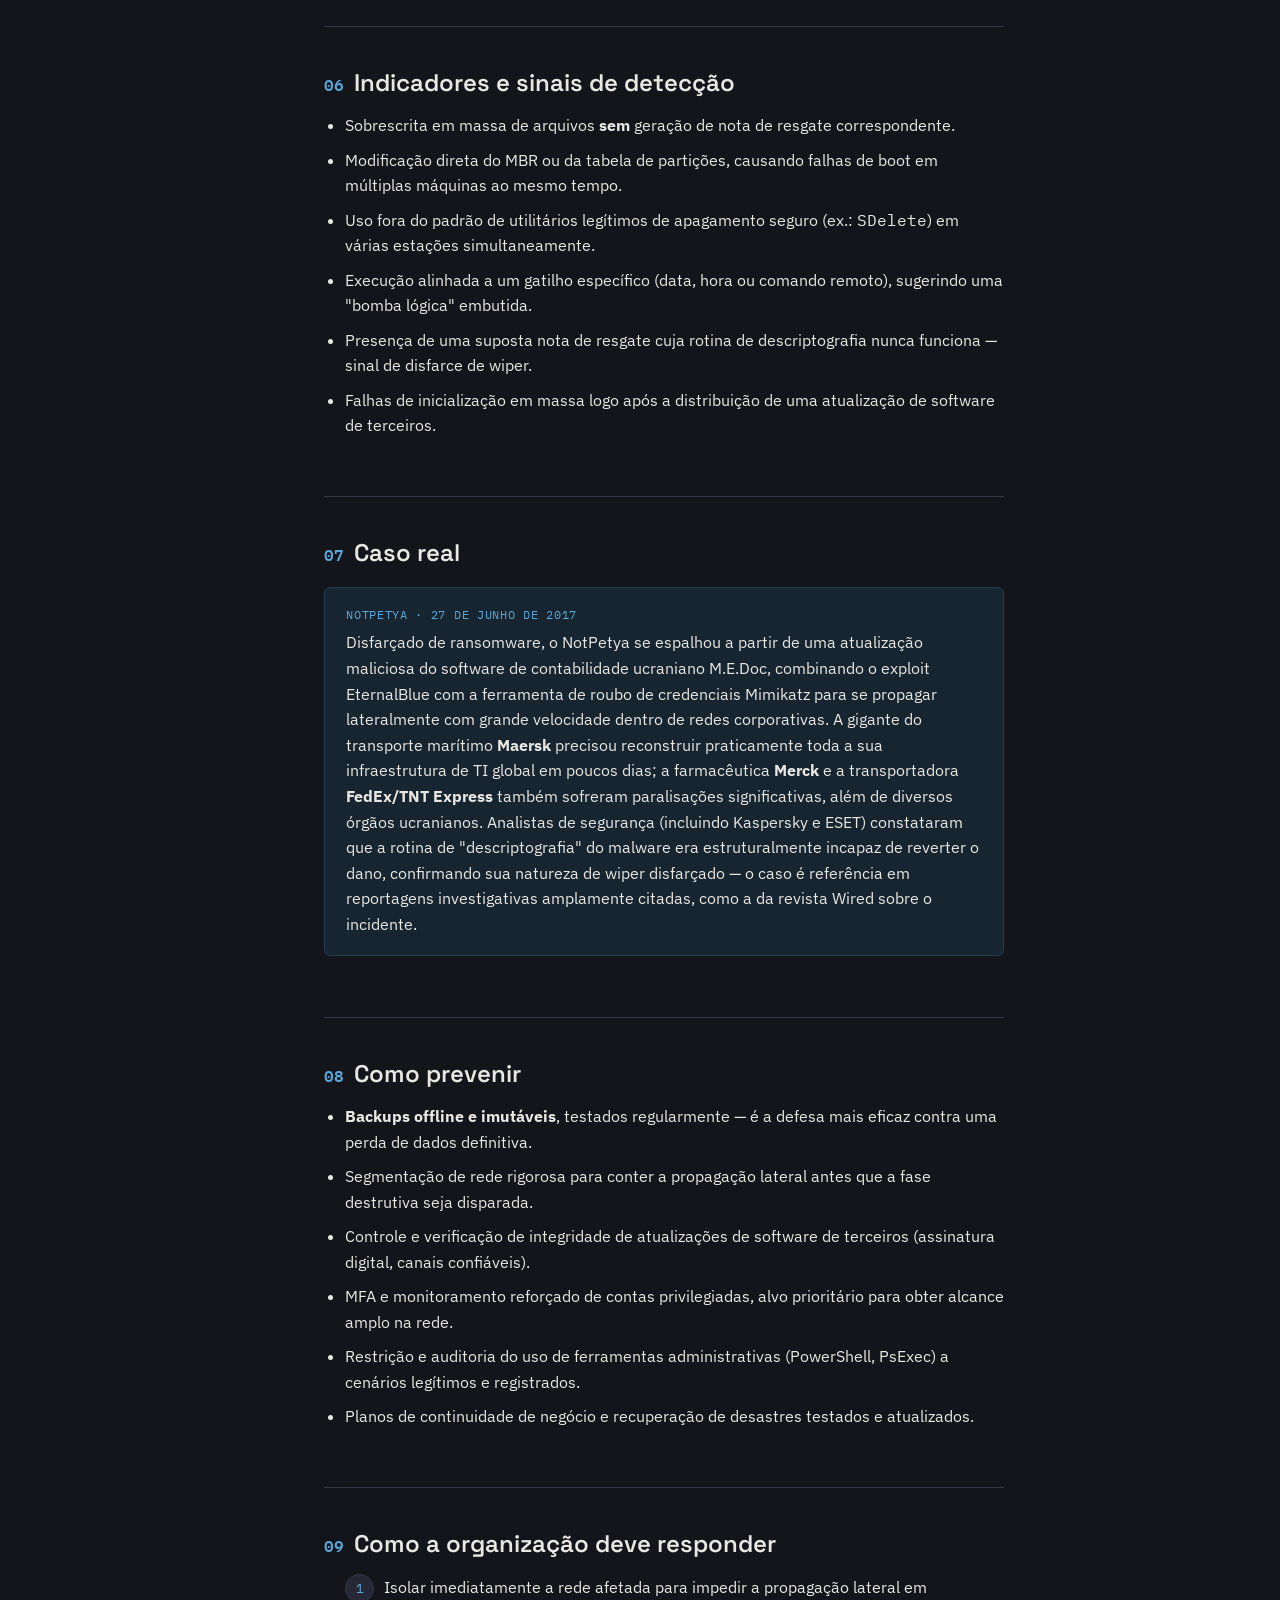
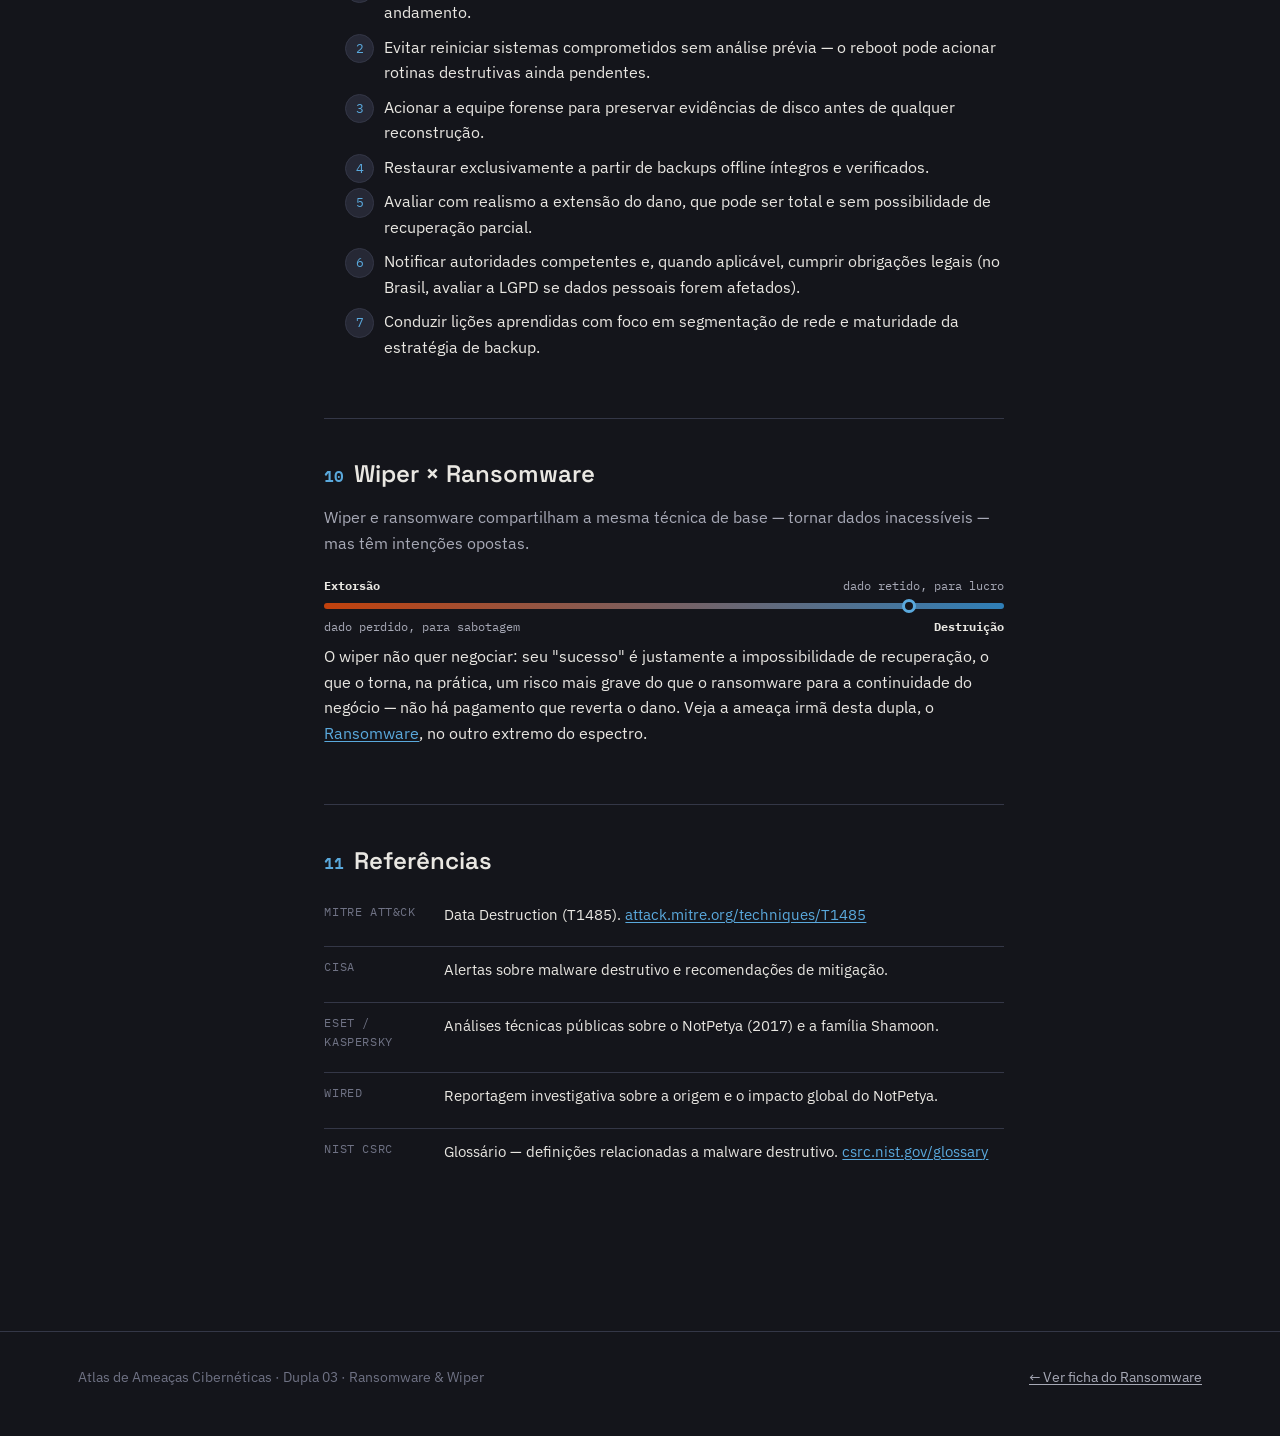
<file: wiper.html>
<!DOCTYPE html>
<html lang="pt-BR" data-threat="wiper">
<head>
<meta charset="UTF-8">
<meta name="viewport" content="width=device-width, initial-scale=1.0">
<title>Wiper — Atlas de Ameaças Cibernéticas | Dupla 03</title>
<meta name="description" content="Ficha técnica sobre Wiper: histórico, funcionamento, vetores, impactos, detecção, caso real, prevenção e resposta a incidente.">
<link rel="stylesheet" href="style.css">
</head>
<body>

<div class="topbar">
  <div class="wrap">
    <div>
      <a href="../index.html">← Atlas de Ameaças Cibernéticas</a>
      <span class="sep">/</span> Dupla 03
    </div>
    <div class="siblings">
      <a class="pill" href="ransomware.html">← Ransomware</a>
      <a class="pill is-current" href="wiper.html">Wiper</a>
    </div>
  </div>
</div>

<header class="hero">
  <div class="wrap">
    <p class="kicker">FICHA DE AMEAÇA · MALWARE DE IMPACTO</p>
    <h1>Wiper</h1>
    <p class="lede">Malware projetado para destruir dados e sistemas de forma irreversível — sem intenção de resgate, com objetivo de sabotagem em vez de lucro.</p>

    <div class="factsheet">
      <dl>
        <dt>Categoria</dt>
        <dd>Malware destrutivo <small>tática: Impact (MITRE ATT&CK)</small></dd>
      </dl>
      <dl>
        <dt>Técnica MITRE</dt>
        <dd class="mono">T1485 <small>Data Destruction</small></dd>
      </dl>
      <dl>
        <dt>Registro relevante</dt>
        <dd>2012 → recorrente <small>frequente em contexto geopolítico</small></dd>
      </dl>
      <dl>
        <dt>Impacto CIA</dt>
        <dd>
          <div class="cia">
            <div class="bar"><div class="bar-label">Confid.</div><div class="track"><div class="fill" style="width:25%"></div></div></div>
            <div class="bar"><div class="bar-label">Integr.</div><div class="track"><div class="fill" style="width:98%"></div></div></div>
            <div class="bar"><div class="bar-label">Disp.</div><div class="track"><div class="fill" style="width:98%"></div></div></div>
          </div>
        </dd>
      </dl>
    </div>
  </div>
</header>

<div class="dossier wrap dossier-grid">

  <aside class="case-nav">
    <h2>Seções</h2>
    <ol>
      <li><a href="#definicao">O que é</a></li>
      <li><a href="#historico">Histórico</a></li>
      <li><a href="#funcionamento">Funcionamento</a></li>
      <li><a href="#vetor">Vetor de entrada</a></li>
      <li><a href="#impacto">Objetivos e impacto</a></li>
      <li><a href="#deteccao">Detecção</a></li>
      <li><a href="#caso">Caso real</a></li>
      <li><a href="#prevencao">Prevenção</a></li>
      <li><a href="#resposta">Resposta a incidente</a></li>
      <li><a href="#comparacao">Wiper × Ransomware</a></li>
      <li><a href="#referencias">Referências</a></li>
    </ol>
  </aside>

  <main>

    <section id="definicao">
      <h2><span class="num">01</span>O que é?</h2>
      <p>Wiper é uma categoria de malware cujo único objetivo é destruir dados ou tornar sistemas inoperantes de forma permanente — sobrescrevendo arquivos, o registro mestre de inicialização (MBR) ou a tabela de partições. No <strong>MITRE ATT&CK</strong>, corresponde principalmente à técnica <span class="mono">T1485 – Data Destruction</span>, também sob a tática <strong>Impact</strong>.</p>
      <p class="muted">A diferença central para o ransomware não está na técnica, e sim na intenção: não existe (ou não funciona) uma chave de recuperação. Alguns wipers, inclusive, se disfarçam de ransomware — exibindo uma nota de resgate — apenas para atrasar a percepção da vítima, sem qualquer possibilidade real de reverter o dano.</p>
    </section>

    <section id="historico">
      <h2><span class="num">02</span>Histórico</h2>
      <p>Um dos primeiros casos de grande escala foi o <strong>Shamoon</strong>, em agosto de 2012, contra a petrolífera saudita Saudi Aramco: cerca de 30 mil estações de trabalho tiveram seus discos sobrescritos, várias exibindo a imagem de uma bandeira americana em chamas, e a empresa precisou substituir fisicamente boa parte do parque de máquinas. Uma segunda onda (Shamoon 2/3) atingiu novamente organizações do Golfo Pérsico em 2016–2017.</p>
      <p>O caso mais estudado é o <strong>NotPetya</strong>, de junho de 2017: disfarçado de uma variante do ransomware Petya, exigia pagamento, mas sua rotina de "descriptografia" era inutilizável — classificando-o tecnicamente como wiper. Propagou-se por meio de uma atualização comprometida de um software de contabilidade ucraniano amplamente usado (M.E.Doc), somada ao exploit EternalBlue e à ferramenta Mimikatz para se espalhar lateralmente. Atingiu empresas globais como Maersk, Merck e FedEx/TNT Express, com prejuízo estimado acima de 10 bilhões de dólares no total, sendo atribuído por governos ocidentais a atores ligados ao Estado russo.</p>
      <p>Mais recentemente, no contexto da invasão da Ucrânia em 2022, famílias como <strong>WhisperGate</strong> e <strong>HermeticWiper</strong> foram usadas contra organizações ucranianas pouco antes e durante o conflito, reforçando o padrão de uso de wipers como ferramenta de sabotagem em disputas geopolíticas.</p>
    </section>

    <section id="funcionamento">
      <h2><span class="num">03</span>Como funciona</h2>
      <p>Diferente do ransomware, um wiper não precisa negociar nada — seu ciclo de vida é mais curto e direto ao ponto de destruição:</p>
      <figure>
        <div class="diagram-frame">
          <svg viewBox="0 0 920 200" xmlns="http://www.w3.org/2000/svg" role="img" aria-labelledby="wp-diag-title">
            <title id="wp-diag-title">Etapas de um ataque de wiper, do acesso inicial à destruição irreversível</title>
            <line x1="60" y1="60" x2="860" y2="60" stroke="#343747" stroke-width="2"/>
            <g font-family="IBM Plex Sans, sans-serif" font-size="12.5" fill="#e9e7e2">
              <g>
                <circle cx="60" cy="60" r="9" fill="#20222c" stroke="#5aa9dd" stroke-width="2.5"/>
                <text x="60" y="90" text-anchor="middle">Acesso</text>
                <text x="60" y="106" text-anchor="middle">inicial</text>
              </g>
              <g>
                <circle cx="255" cy="60" r="9" fill="#20222c" stroke="#5aa9dd" stroke-width="2.5"/>
                <text x="255" y="90" text-anchor="middle">Execução</text>
                <text x="255" y="106" text-anchor="middle">silenciosa</text>
              </g>
              <g>
                <circle cx="470" cy="60" r="9" fill="#20222c" stroke="#5aa9dd" stroke-width="2.5"/>
                <text x="470" y="90" text-anchor="middle">Desativa</text>
                <text x="470" y="106" text-anchor="middle">recuperação</text>
              </g>
              <g>
                <circle cx="685" cy="60" r="9" fill="#20222c" stroke="#5aa9dd" stroke-width="2.5"/>
                <text x="685" y="90" text-anchor="middle">Sobrescrita</text>
                <text x="685" y="106" text-anchor="middle">de dados</text>
              </g>
              <g>
                <circle cx="860" cy="60" r="10" fill="#162530" stroke="#5aa9dd" stroke-width="3"/>
                <text x="860" y="90" text-anchor="middle" font-weight="600">Impacto</text>
                <text x="860" y="106" text-anchor="middle" font-weight="600">irreversível</text>
              </g>
            </g>
            <text x="60" y="150" font-family="IBM Plex Mono, monospace" font-size="11" fill="#a7a9b6">spear phishing · supply chain</text>
            <text x="860" y="150" font-family="IBM Plex Mono, monospace" font-size="11" fill="#a7a9b6" text-anchor="end">T1485 · sem chave</text>
          </svg>
        </div>
        <figcaption>Fig. 1 — Ciclo de vida típico de um ataque de wiper, sem etapa de negociação.</figcaption>
      </figure>
      <ol class="steps">
        <li><strong>Acesso inicial</strong>: spear phishing, exploração de servidores expostos ou, em casos notórios, comprometimento da cadeia de suprimentos de software (como a atualização maliciosa usada no NotPetya).</li>
        <li><strong>Execução silenciosa</strong>: o malware pode permanecer inativo até um gatilho específico (data, comando remoto) para maximizar o alcance antes de agir.</li>
        <li><strong>Desativação dos mecanismos de recuperação</strong>: exclusão de cópias de sombra e sobrescrita do MBR/tabela de partições, impedindo qualquer boot ou restauração local.</li>
        <li><strong>Sobrescrita ou corrupção de dados</strong>: arquivos, discos ou partições inteiras são preenchidos com dados aleatórios ou lixo — técnica <span class="mono">T1485</span>.</li>
        <li><strong>Impacto irreversível</strong>: os sistemas ficam inoperantes; sem backups externos, a recuperação forense é limitada ou impossível.</li>
      </ol>
    </section>

    <section id="vetor">
      <h2><span class="num">04</span>Vetor de comprometimento</h2>
      <ul>
        <li>Phishing direcionado (spear phishing) contra alvos específicos, comum em campanhas com motivação política.</li>
        <li>Comprometimento de atualizações de software legítimo (ataque à cadeia de suprimentos), como no caso do M.E.Doc/NotPetya.</li>
        <li>Exploração de vulnerabilidades em servidores expostos à internet.</li>
        <li>Uso de credenciais administrativas comprometidas para obter alcance amplo antes de disparar a destruição.</li>
        <li>Abuso de ferramentas legítimas já presentes no sistema (<em>living off the land</em>) para se espalhar sem levantar alarmes antes da fase destrutiva.</li>
      </ul>
    </section>

    <section id="impacto">
      <h2><span class="num">05</span>Objetivos e impacto</h2>
      <p>O objetivo é <strong>sabotagem</strong>, não lucro — frequentemente associado a conflitos geopolíticos, retaliação ou interrupção deliberada de operações de um adversário.</p>
      <ul class="card-list">
        <li><b>Disponibilidade — crítico</b>Sistemas ficam totalmente inoperantes, muitas vezes exigindo reconstrução completa da infraestrutura de TI.</li>
        <li><b>Integridade — crítico</b>Dados são sobrescritos ou corrompidos de forma permanente, sem possibilidade de reversão via chave.</li>
        <li><b>Confidencialidade — geralmente secundário</b>O objetivo não é roubar informação, embora o acesso obtido antes do ataque possa, em alguns casos, também ser usado para exfiltração.</li>
      </ul>
    </section>

    <section id="deteccao">
      <h2><span class="num">06</span>Indicadores e sinais de detecção</h2>
      <ul>
        <li>Sobrescrita em massa de arquivos <strong>sem</strong> geração de nota de resgate correspondente.</li>
        <li>Modificação direta do MBR ou da tabela de partições, causando falhas de boot em múltiplas máquinas ao mesmo tempo.</li>
        <li>Uso fora do padrão de utilitários legítimos de apagamento seguro (ex.: <span class="mono">SDelete</span>) em várias estações simultaneamente.</li>
        <li>Execução alinhada a um gatilho específico (data, hora ou comando remoto), sugerindo uma "bomba lógica" embutida.</li>
        <li>Presença de uma suposta nota de resgate cuja rotina de descriptografia nunca funciona — sinal de disfarce de wiper.</li>
        <li>Falhas de inicialização em massa logo após a distribuição de uma atualização de software de terceiros.</li>
      </ul>
    </section>

    <section id="caso">
      <h2><span class="num">07</span>Caso real</h2>
      <div class="callout">
        <span class="tag">NotPetya · 27 de junho de 2017</span>
        <p>Disfarçado de ransomware, o NotPetya se espalhou a partir de uma atualização maliciosa do software de contabilidade ucraniano M.E.Doc, combinando o exploit EternalBlue com a ferramenta de roubo de credenciais Mimikatz para se propagar lateralmente com grande velocidade dentro de redes corporativas. A gigante do transporte marítimo <strong>Maersk</strong> precisou reconstruir praticamente toda a sua infraestrutura de TI global em poucos dias; a farmacêutica <strong>Merck</strong> e a transportadora <strong>FedEx/TNT Express</strong> também sofreram paralisações significativas, além de diversos órgãos ucranianos. Analistas de segurança (incluindo Kaspersky e ESET) constataram que a rotina de "descriptografia" do malware era estruturalmente incapaz de reverter o dano, confirmando sua natureza de wiper disfarçado — o caso é referência em reportagens investigativas amplamente citadas, como a da revista Wired sobre o incidente.</p>
      </div>
    </section>

    <section id="prevencao">
      <h2><span class="num">08</span>Como prevenir</h2>
      <ul>
        <li><strong>Backups offline e imutáveis</strong>, testados regularmente — é a defesa mais eficaz contra uma perda de dados definitiva.</li>
        <li>Segmentação de rede rigorosa para conter a propagação lateral antes que a fase destrutiva seja disparada.</li>
        <li>Controle e verificação de integridade de atualizações de software de terceiros (assinatura digital, canais confiáveis).</li>
        <li>MFA e monitoramento reforçado de contas privilegiadas, alvo prioritário para obter alcance amplo na rede.</li>
        <li>Restrição e auditoria do uso de ferramentas administrativas (PowerShell, PsExec) a cenários legítimos e registrados.</li>
        <li>Planos de continuidade de negócio e recuperação de desastres testados e atualizados.</li>
      </ul>
    </section>

    <section id="resposta">
      <h2><span class="num">09</span>Como a organização deve responder</h2>
      <ol class="steps">
        <li>Isolar imediatamente a rede afetada para impedir a propagação lateral em andamento.</li>
        <li>Evitar reiniciar sistemas comprometidos sem análise prévia — o reboot pode acionar rotinas destrutivas ainda pendentes.</li>
        <li>Acionar a equipe forense para preservar evidências de disco antes de qualquer reconstrução.</li>
        <li>Restaurar exclusivamente a partir de backups offline íntegros e verificados.</li>
        <li>Avaliar com realismo a extensão do dano, que pode ser total e sem possibilidade de recuperação parcial.</li>
        <li>Notificar autoridades competentes e, quando aplicável, cumprir obrigações legais (no Brasil, avaliar a LGPD se dados pessoais forem afetados).</li>
        <li>Conduzir lições aprendidas com foco em segmentação de rede e maturidade da estratégia de backup.</li>
      </ol>
    </section>

    <section id="comparacao">
      <h2><span class="num">10</span>Wiper × Ransomware</h2>
      <p class="muted">Wiper e ransomware compartilham a mesma técnica de base — tornar dados inacessíveis — mas têm intenções opostas.</p>
      <div class="spectrum">
        <div class="ends"><b>Extorsão</b><span>dado retido, para lucro</span></div>
        <div class="track"><div class="marker" style="left:86%"></div></div>
        <div class="ends" style="margin-top:.5rem;"><span>dado perdido, para sabotagem</span><b>Destruição</b></div>
      </div>
      <p>O wiper não quer negociar: seu "sucesso" é justamente a impossibilidade de recuperação, o que o torna, na prática, um risco mais grave do que o ransomware para a continuidade do negócio — não há pagamento que reverta o dano. Veja a ameaça irmã desta dupla, o <a href="ransomware.html">Ransomware</a>, no outro extremo do espectro.</p>
    </section>

    <section id="referencias">
      <h2><span class="num">11</span>Referências</h2>
      <ul class="refs">
        <li><span class="src">MITRE ATT&CK</span><span>Data Destruction (T1485). <a href="https://attack.mitre.org/techniques/T1485/" target="_blank" rel="noopener">attack.mitre.org/techniques/T1485</a></span></li>
        <li><span class="src">CISA</span><span>Alertas sobre malware destrutivo e recomendações de mitigação.</span></li>
        <li><span class="src">ESET / Kaspersky</span><span>Análises técnicas públicas sobre o NotPetya (2017) e a família Shamoon.</span></li>
        <li><span class="src">Wired</span><span>Reportagem investigativa sobre a origem e o impacto global do NotPetya.</span></li>
        <li><span class="src">NIST CSRC</span><span>Glossário — definições relacionadas a malware destrutivo. <a href="https://csrc.nist.gov/glossary/" target="_blank" rel="noopener">csrc.nist.gov/glossary</a></span></li>
      </ul>
    </section>

  </main>
</div>

<footer class="site">
  <div class="wrap foot-row">
    <span>Atlas de Ameaças Cibernéticas · Dupla 03 · Ransomware &amp; Wiper</span>
    <span><a href="ransomware.html">← Ver ficha do Ransomware</a></span>
  </div>
</footer>

</body>
</html>
</file>
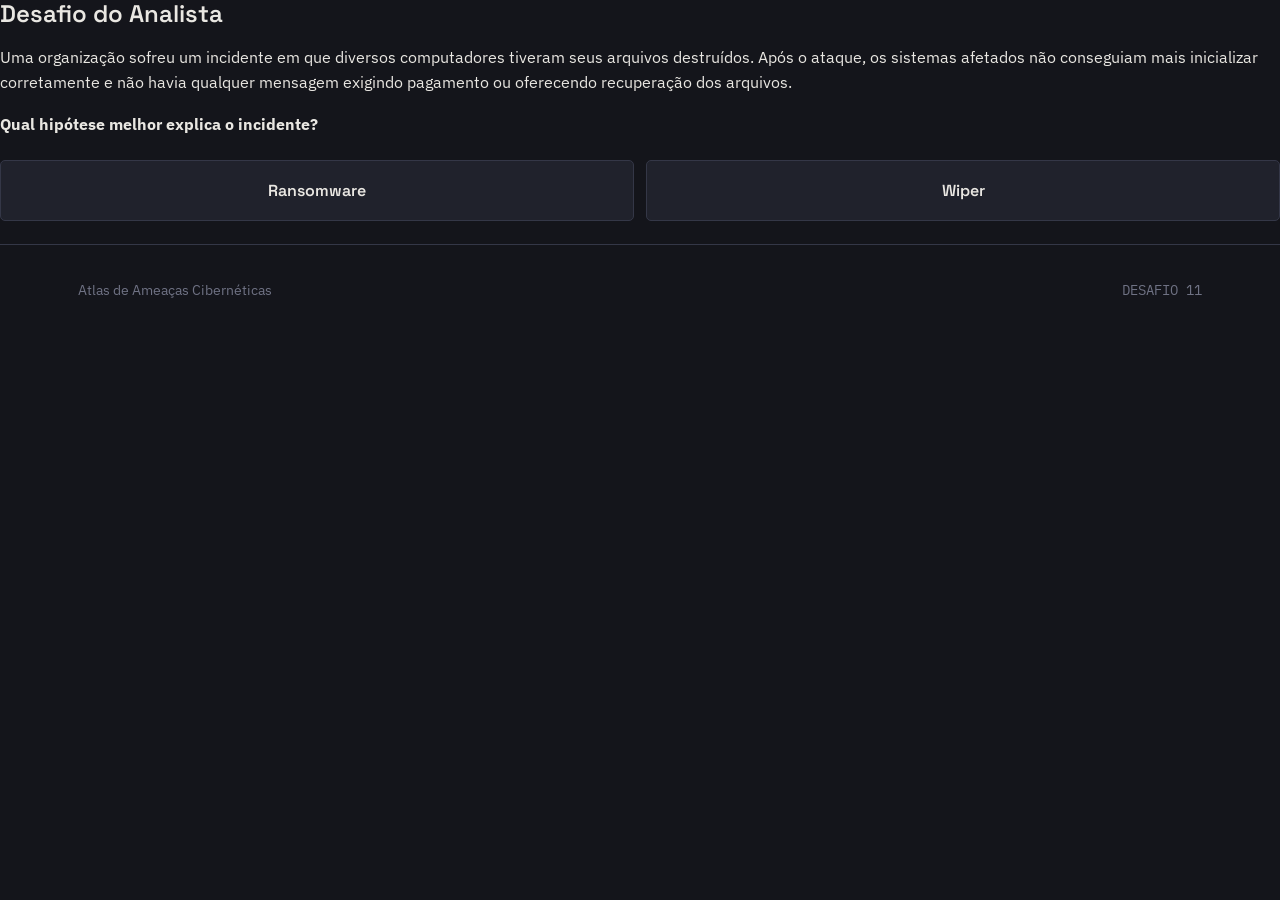
<file: atlas-ameacas/dupla03/desafioanalista.html>
<!DOCTYPE html>
<html lang="pt-BR" data-threat="wiper">
<head>
  <meta charset="UTF-8">
  <meta name="viewport" content="width=device-width, initial-scale=1.0">

  <title>Desafio do Analista</title>

  <link rel="stylesheet" href="style.css">
</head>

<body>

<div class="challenge">

  <h2>Desafio do Analista</h2>

  <p>
    Uma organização sofreu um incidente em que diversos computadores
    tiveram seus arquivos destruídos. Após o ataque, os sistemas afetados
    não conseguiam mais inicializar corretamente e não havia qualquer
    mensagem exigindo pagamento ou oferecendo recuperação dos arquivos.
  </p>

  <p><strong>Qual hipótese melhor explica o incidente?</strong></p>

  <div class="challenge-options">

    <button onclick="responder('ransomware')">
      Ransomware
    </button>

    <button onclick="responder('wiper')">
      Wiper
    </button>

  </div>

  <div id="resultado" class="challenge-result"></div>

</div>

<script>
function responder(resposta) {

  const resultado = document.getElementById("resultado");

  if (resposta === "wiper") {

    resultado.innerHTML = `
      <div class="correct">
        <span class="tag">✓ Hipótese correta</span>

        <h3>Wiper</h3>

        <p>
          A hipótese correta é <strong>Wiper</strong>.
        </p>

        <p>
          O principal indício é a destruição dos dados e dos sistemas
          sem qualquer tentativa de extorsão ou solicitação de pagamento.
          Wipers são projetados para causar destruição ou indisponibilidade
          dos dados.
        </p>
      </div>
    `;

  } else {

    resultado.innerHTML = `
      <div class="incorrect">
        <span class="tag">✕ Hipótese incorreta</span>

        <h3>A resposta correta era: Wiper</h3>

        <p>
          <strong>Por que Ransomware está incorreto?</strong>
        </p>

        <p>
          Ransomware normalmente está associado à criptografia ou bloqueio
          de dados com o objetivo de exigir um resgate para a recuperação.
          Neste caso, não houve qualquer exigência de pagamento ou tentativa
          de extorsão.
        </p>

        <p>
          <strong>Por que Wiper está correto?</strong>
        </p>

        <p>
          O incidente apresenta características de destruição deliberada
          dos dados e indisponibilidade dos sistemas. Esse comportamento
          é compatível com um Wiper, cujo objetivo pode ser causar dano
          e impedir a recuperação ou operação dos sistemas afetados.
        </p>
      </div>
    `;
  }

  resultado.scrollIntoView({
    behavior: "smooth",
    block: "nearest"
  });
}
</script>


  <footer class="site">
    <div class="wrap">
      <div class="foot-row">
        <span>Atlas de Ameaças Cibernéticas</span>
        <span class="mono">DESAFIO 11</span>
      </div>
    </div>
  </footer>

</body>
</html>
</file>
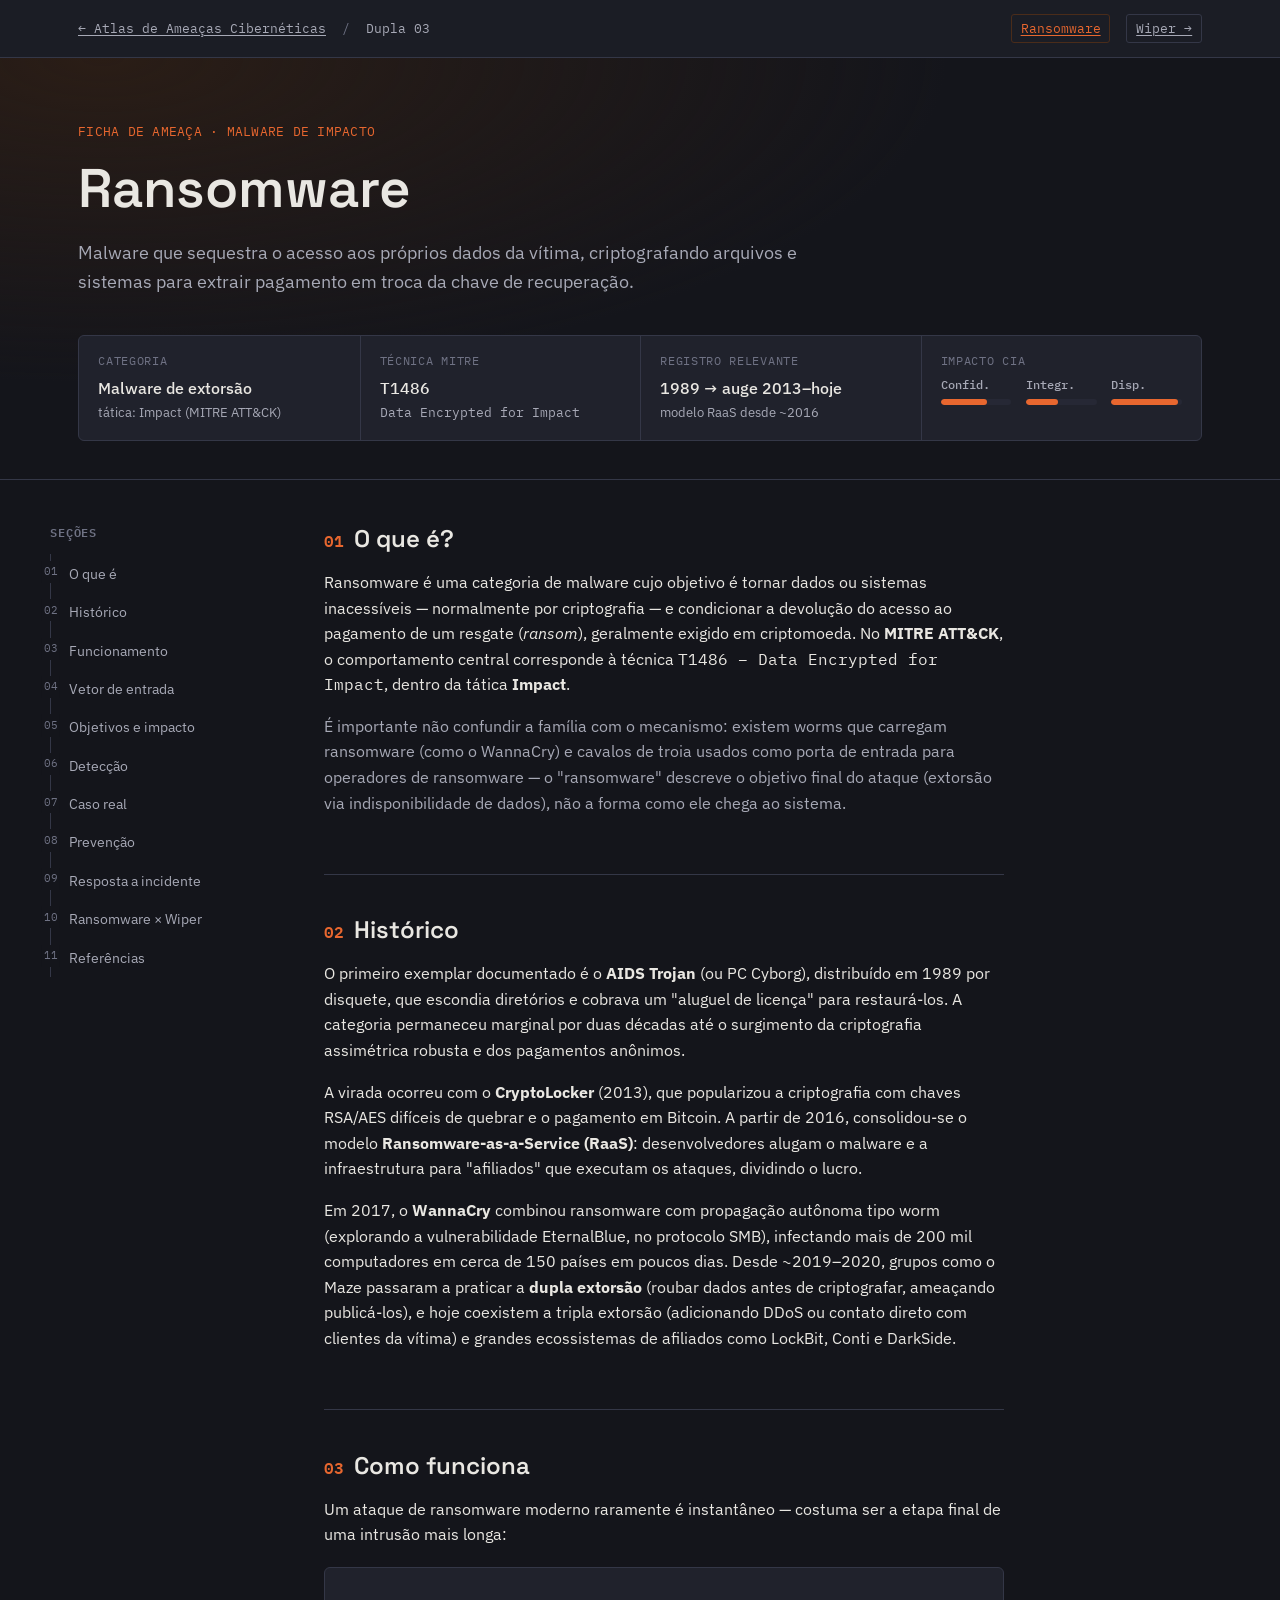
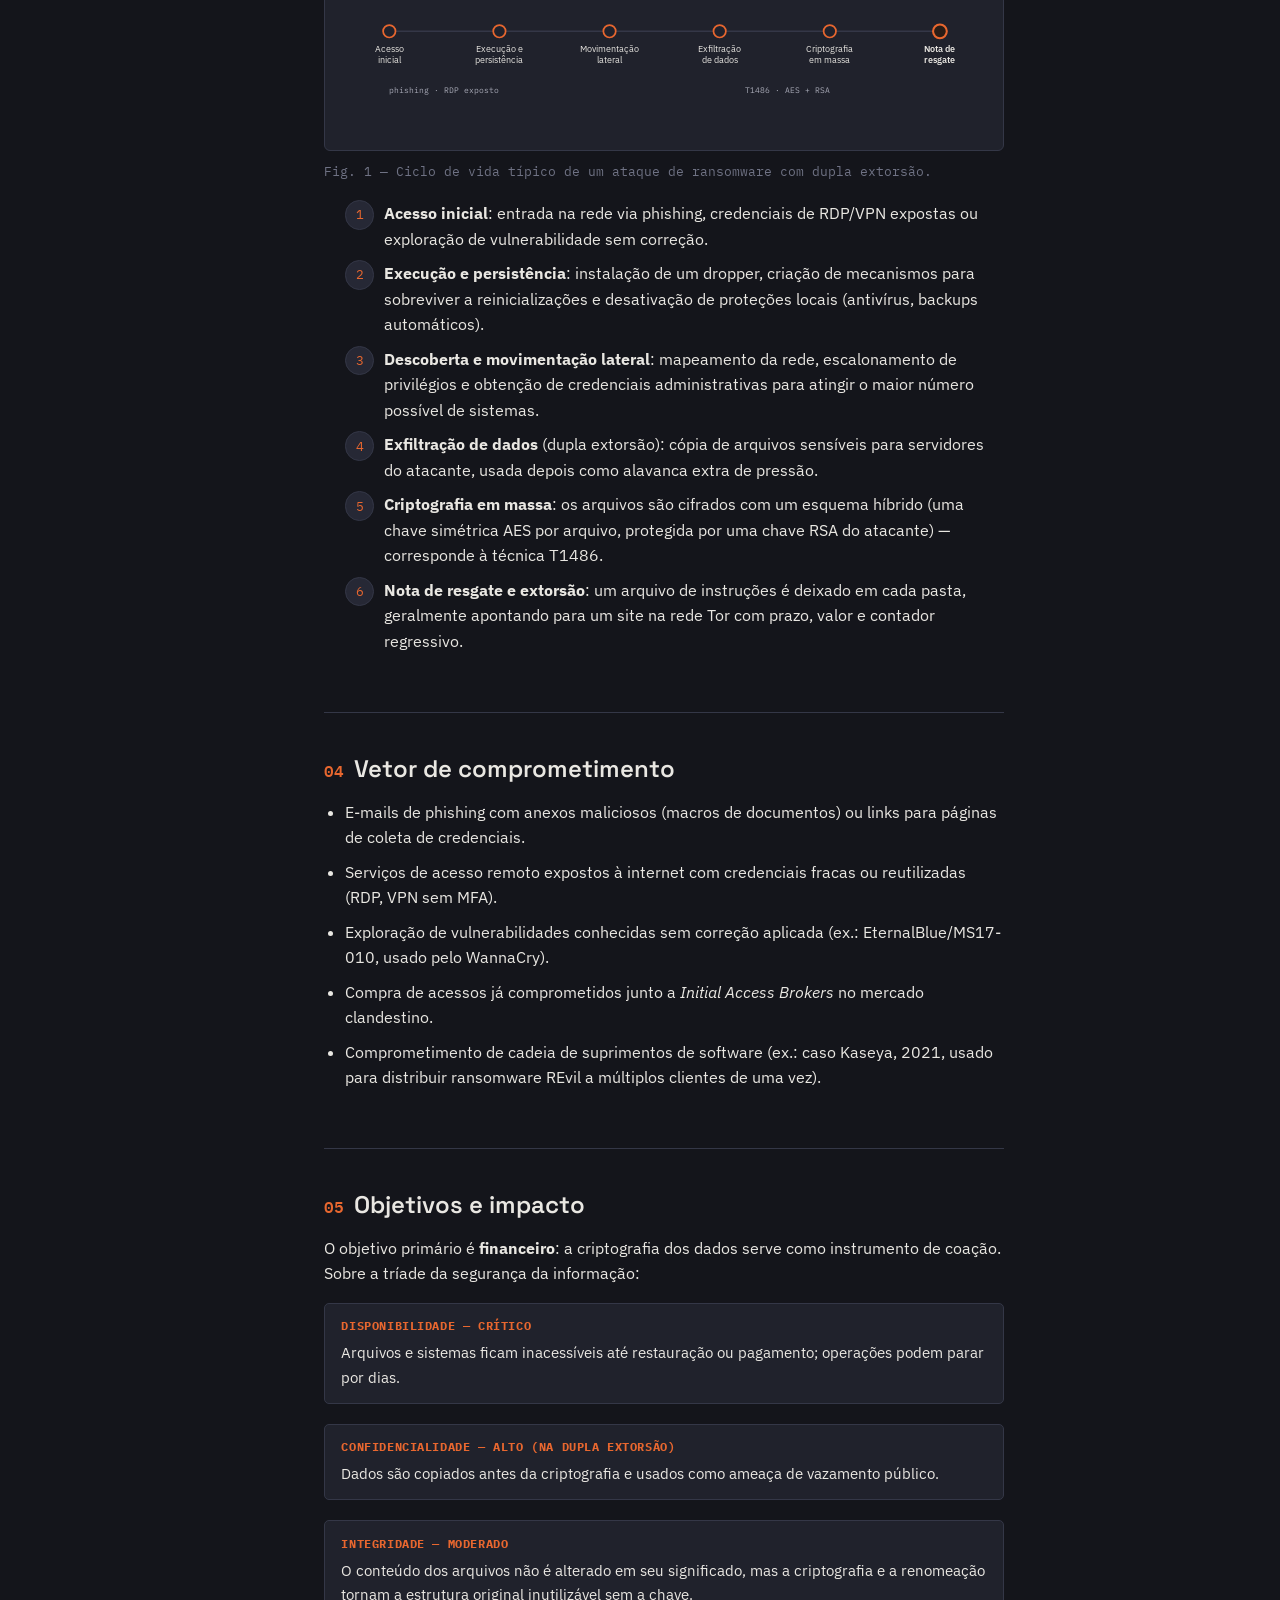
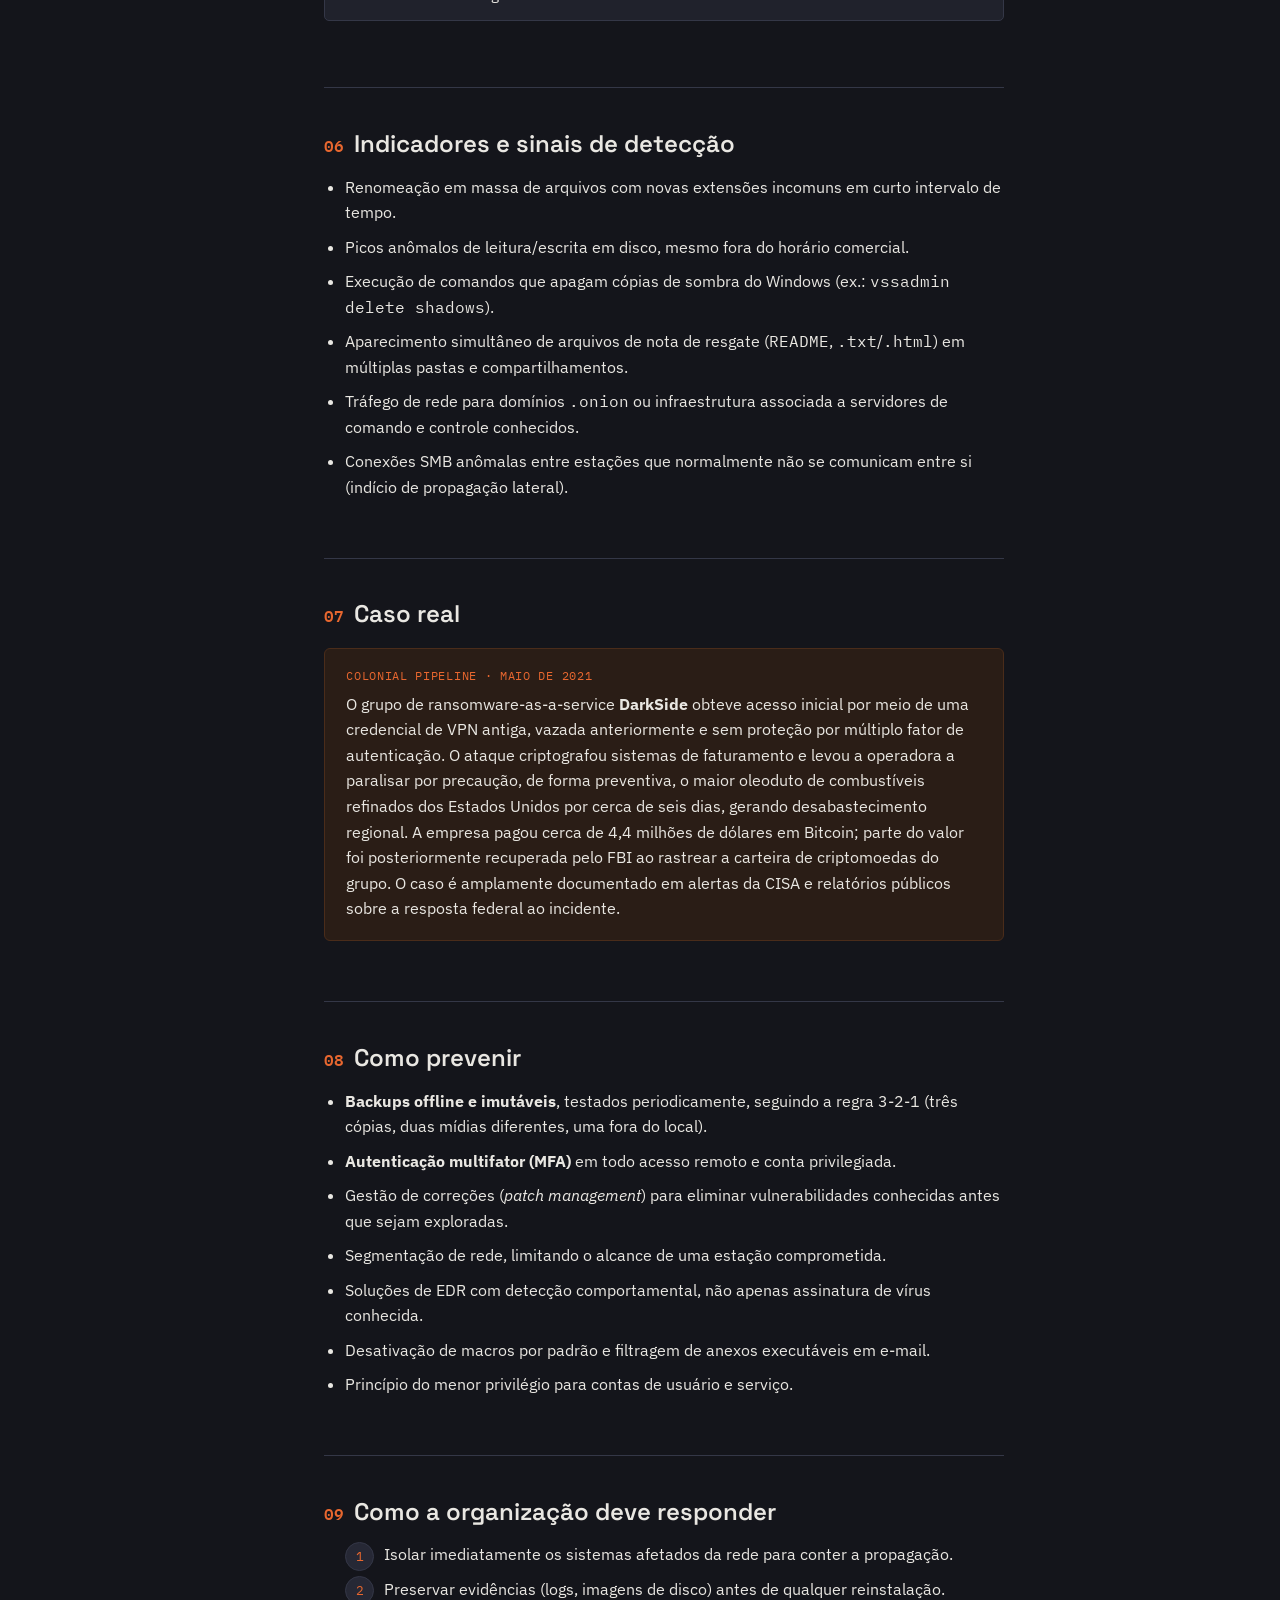
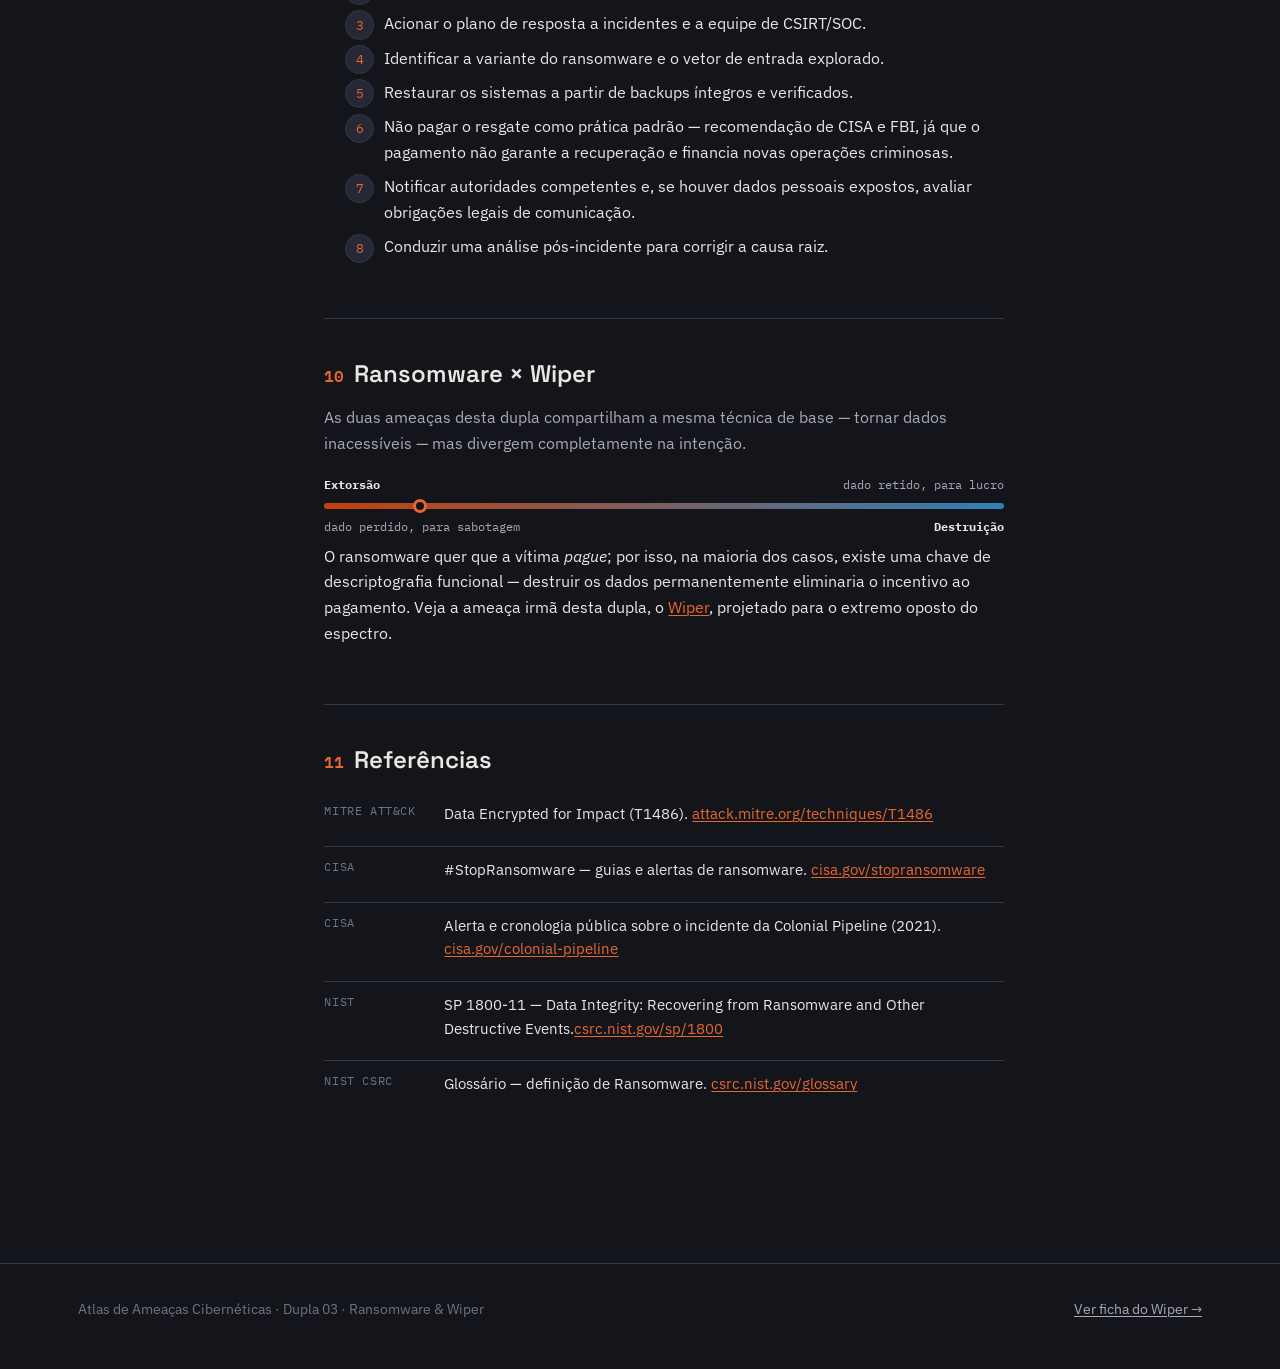
<file: atlas-ameacas/dupla03/ransomware.html>
<!DOCTYPE html>
<html lang="pt-BR" data-threat="ransomware">
<head>
<meta charset="UTF-8">
<meta name="viewport" content="width=device-width, initial-scale=1.0">
<title>Ransomware — Atlas de Ameaças Cibernéticas | Dupla 03</title>
<meta name="description" content="Ficha técnica sobre Ransomware: histórico, funcionamento, vetores, impactos, detecção, caso real, prevenção e resposta a incidente.">
<link rel="stylesheet" href="style.css">
</head>
<body>

<div class="topbar">
  <div class="wrap">
    <div>
      <a href="../index.html">← Atlas de Ameaças Cibernéticas</a>
      <span class="sep">/</span> Dupla 03
    </div>
    <div class="siblings">
      <a class="pill is-current" href="ransomware.html">Ransomware</a>
      <a class="pill" href="wiper.html">Wiper →</a>
    </div>
  </div>
</div>

<header class="hero">
  <div class="wrap">
    <p class="kicker">FICHA DE AMEAÇA · MALWARE DE IMPACTO</p>
    <h1>Ransomware</h1>
    <p class="lede">Malware que sequestra o acesso aos próprios dados da vítima, criptografando arquivos e sistemas para extrair pagamento em troca da chave de recuperação.</p>

    <div class="factsheet">
      <dl>
        <dt>Categoria</dt>
        <dd>Malware de extorsão <small>tática: Impact (MITRE ATT&CK)</small></dd>
      </dl>
      <dl>
        <dt>Técnica MITRE</dt>
        <dd class="mono">T1486 <small>Data Encrypted for Impact</small></dd>
      </dl>
      <dl>
        <dt>Registro relevante</dt>
        <dd>1989 → auge 2013–hoje <small>modelo RaaS desde ~2016</small></dd>
      </dl>
      <dl>
        <dt>Impacto CIA</dt>
        <dd>
          <div class="cia">
            <div class="bar"><div class="bar-label">Confid.</div><div class="track"><div class="fill" style="width:65%"></div></div></div>
            <div class="bar"><div class="bar-label">Integr.</div><div class="track"><div class="fill" style="width:45%"></div></div></div>
            <div class="bar"><div class="bar-label">Disp.</div><div class="track"><div class="fill" style="width:95%"></div></div></div>
          </div>
        </dd>
      </dl>
    </div>
  </div>
</header>

<div class="dossier wrap dossier-grid">

  <aside class="case-nav">
    <h2>Seções</h2>
    <ol>
      <li><a href="#definicao">O que é</a></li>
      <li><a href="#historico">Histórico</a></li>
      <li><a href="#funcionamento">Funcionamento</a></li>
      <li><a href="#vetor">Vetor de entrada</a></li>
      <li><a href="#impacto">Objetivos e impacto</a></li>
      <li><a href="#deteccao">Detecção</a></li>
      <li><a href="#caso">Caso real</a></li>
      <li><a href="#prevencao">Prevenção</a></li>
      <li><a href="#resposta">Resposta a incidente</a></li>
      <li><a href="#comparacao">Ransomware × Wiper</a></li>
      <li><a href="#referencias">Referências</a></li>
    </ol>
  </aside>

  <main>

    <section id="definicao">
      <h2><span class="num">01</span>O que é?</h2>
      <p>Ransomware é uma categoria de malware cujo objetivo é tornar dados ou sistemas inacessíveis — normalmente por criptografia — e condicionar a devolução do acesso ao pagamento de um resgate (<em>ransom</em>), geralmente exigido em criptomoeda. No <strong>MITRE ATT&CK</strong>, o comportamento central corresponde à técnica <span class="mono">T1486 – Data Encrypted for Impact</span>, dentro da tática <strong>Impact</strong>.</p>
      <p class="muted">É importante não confundir a família com o mecanismo: existem worms que carregam ransomware (como o WannaCry) e cavalos de troia usados como porta de entrada para operadores de ransomware — o "ransomware" descreve o objetivo final do ataque (extorsão via indisponibilidade de dados), não a forma como ele chega ao sistema.</p>
    </section>

    <section id="historico">
      <h2><span class="num">02</span>Histórico</h2>
      <p>O primeiro exemplar documentado é o <strong>AIDS Trojan</strong> (ou PC Cyborg), distribuído em 1989 por disquete, que escondia diretórios e cobrava um "aluguel de licença" para restaurá-los. A categoria permaneceu marginal por duas décadas até o surgimento da criptografia assimétrica robusta e dos pagamentos anônimos.</p>
      <p>A virada ocorreu com o <strong>CryptoLocker</strong> (2013), que popularizou a criptografia com chaves RSA/AES difíceis de quebrar e o pagamento em Bitcoin. A partir de 2016, consolidou-se o modelo <strong>Ransomware-as-a-Service (RaaS)</strong>: desenvolvedores alugam o malware e a infraestrutura para "afiliados" que executam os ataques, dividindo o lucro.</p>
      <p>Em 2017, o <strong>WannaCry</strong> combinou ransomware com propagação autônoma tipo worm (explorando a vulnerabilidade EternalBlue, no protocolo SMB), infectando mais de 200 mil computadores em cerca de 150 países em poucos dias. Desde ~2019–2020, grupos como o Maze passaram a praticar a <strong>dupla extorsão</strong> (roubar dados antes de criptografar, ameaçando publicá-los), e hoje coexistem a tripla extorsão (adicionando DDoS ou contato direto com clientes da vítima) e grandes ecossistemas de afiliados como LockBit, Conti e DarkSide.</p>
    </section>

    <section id="funcionamento">
      <h2><span class="num">03</span>Como funciona</h2>
      <p>Um ataque de ransomware moderno raramente é instantâneo — costuma ser a etapa final de uma intrusão mais longa:</p>
      <figure>
        <div class="diagram-frame">
          <svg viewBox="0 0 920 200" xmlns="http://www.w3.org/2000/svg" role="img" aria-labelledby="rw-diag-title">
            <title id="rw-diag-title">Etapas de um ataque de ransomware, do acesso inicial à extorsão</title>
            <line x1="60" y1="60" x2="860" y2="60" stroke="#343747" stroke-width="2"/>
            <g font-family="IBM Plex Sans, sans-serif" font-size="12.5" fill="#e9e7e2">
              <g>
                <circle cx="60" cy="60" r="9" fill="#20222c" stroke="#e8672f" stroke-width="2.5"/>
                <text x="60" y="90" text-anchor="middle">Acesso</text>
                <text x="60" y="106" text-anchor="middle">inicial</text>
              </g>
              <g>
                <circle cx="220" cy="60" r="9" fill="#20222c" stroke="#e8672f" stroke-width="2.5"/>
                <text x="220" y="90" text-anchor="middle">Execução e</text>
                <text x="220" y="106" text-anchor="middle">persistência</text>
              </g>
              <g>
                <circle cx="380" cy="60" r="9" fill="#20222c" stroke="#e8672f" stroke-width="2.5"/>
                <text x="380" y="90" text-anchor="middle">Movimentação</text>
                <text x="380" y="106" text-anchor="middle">lateral</text>
              </g>
              <g>
                <circle cx="540" cy="60" r="9" fill="#20222c" stroke="#e8672f" stroke-width="2.5"/>
                <text x="540" y="90" text-anchor="middle">Exfiltração</text>
                <text x="540" y="106" text-anchor="middle">de dados</text>
              </g>
              <g>
                <circle cx="700" cy="60" r="9" fill="#20222c" stroke="#e8672f" stroke-width="2.5"/>
                <text x="700" y="90" text-anchor="middle">Criptografia</text>
                <text x="700" y="106" text-anchor="middle">em massa</text>
              </g>
              <g>
                <circle cx="860" cy="60" r="10" fill="#2a1d16" stroke="#e8672f" stroke-width="3"/>
                <text x="860" y="90" text-anchor="middle" font-weight="600">Nota de</text>
                <text x="860" y="106" text-anchor="middle" font-weight="600">resgate</text>
              </g>
            </g>
            <text x="60" y="150" font-family="IBM Plex Mono, monospace" font-size="11" fill="#a7a9b6">phishing · RDP exposto</text>
            <text x="700" y="150" font-family="IBM Plex Mono, monospace" font-size="11" fill="#a7a9b6" text-anchor="end">T1486 · AES + RSA</text>
          </svg>
        </div>
        <figcaption>Fig. 1 — Ciclo de vida típico de um ataque de ransomware com dupla extorsão.</figcaption>
      </figure>
      <ol class="steps">
        <li><strong>Acesso inicial</strong>: entrada na rede via phishing, credenciais de RDP/VPN expostas ou exploração de vulnerabilidade sem correção.</li>
        <li><strong>Execução e persistência</strong>: instalação de um dropper, criação de mecanismos para sobreviver a reinicializações e desativação de proteções locais (antivírus, backups automáticos).</li>
        <li><strong>Descoberta e movimentação lateral</strong>: mapeamento da rede, escalonamento de privilégios e obtenção de credenciais administrativas para atingir o maior número possível de sistemas.</li>
        <li><strong>Exfiltração de dados</strong> (dupla extorsão): cópia de arquivos sensíveis para servidores do atacante, usada depois como alavanca extra de pressão.</li>
        <li><strong>Criptografia em massa</strong>: os arquivos são cifrados com um esquema híbrido (uma chave simétrica AES por arquivo, protegida por uma chave RSA do atacante) — corresponde à técnica <span class="mono">T1486</span>.</li>
        <li><strong>Nota de resgate e extorsão</strong>: um arquivo de instruções é deixado em cada pasta, geralmente apontando para um site na rede Tor com prazo, valor e contador regressivo.</li>
      </ol>
    </section>

    <section id="vetor">
      <h2><span class="num">04</span>Vetor de comprometimento</h2>
      <ul>
        <li>E-mails de phishing com anexos maliciosos (macros de documentos) ou links para páginas de coleta de credenciais.</li>
        <li>Serviços de acesso remoto expostos à internet com credenciais fracas ou reutilizadas (RDP, VPN sem MFA).</li>
        <li>Exploração de vulnerabilidades conhecidas sem correção aplicada (ex.: EternalBlue/MS17-010, usado pelo WannaCry).</li>
        <li>Compra de acessos já comprometidos junto a <em>Initial Access Brokers</em> no mercado clandestino.</li>
        <li>Comprometimento de cadeia de suprimentos de software (ex.: caso Kaseya, 2021, usado para distribuir ransomware REvil a múltiplos clientes de uma vez).</li>
      </ul>
    </section>

    <section id="impacto">
      <h2><span class="num">05</span>Objetivos e impacto</h2>
      <p>O objetivo primário é <strong>financeiro</strong>: a criptografia dos dados serve como instrumento de coação. Sobre a tríade da segurança da informação:</p>
      <ul class="card-list">
        <li><b>Disponibilidade — crítico</b>Arquivos e sistemas ficam inacessíveis até restauração ou pagamento; operações podem parar por dias.</li>
        <li><b>Confidencialidade — alto (na dupla extorsão)</b>Dados são copiados antes da criptografia e usados como ameaça de vazamento público.</li>
        <li><b>Integridade — moderado</b>O conteúdo dos arquivos não é alterado em seu significado, mas a criptografia e a renomeação tornam a estrutura original inutilizável sem a chave.</li>
      </ul>
    </section>

    <section id="deteccao">
      <h2><span class="num">06</span>Indicadores e sinais de detecção</h2>
      <ul>
        <li>Renomeação em massa de arquivos com novas extensões incomuns em curto intervalo de tempo.</li>
        <li>Picos anômalos de leitura/escrita em disco, mesmo fora do horário comercial.</li>
        <li>Execução de comandos que apagam cópias de sombra do Windows (ex.: <span class="mono">vssadmin delete shadows</span>).</li>
        <li>Aparecimento simultâneo de arquivos de nota de resgate (<span class="mono">README</span>, <span class="mono">.txt</span>/<span class="mono">.html</span>) em múltiplas pastas e compartilhamentos.</li>
        <li>Tráfego de rede para domínios <span class="mono">.onion</span> ou infraestrutura associada a servidores de comando e controle conhecidos.</li>
        <li>Conexões SMB anômalas entre estações que normalmente não se comunicam entre si (indício de propagação lateral).</li>
      </ul>
    </section>

    <section id="caso">
      <h2><span class="num">07</span>Caso real</h2>
      <div class="callout">
        <span class="tag">Colonial Pipeline · maio de 2021</span>
        <p>O grupo de ransomware-as-a-service <strong>DarkSide</strong> obteve acesso inicial por meio de uma credencial de VPN antiga, vazada anteriormente e sem proteção por múltiplo fator de autenticação. O ataque criptografou sistemas de faturamento e levou a operadora a paralisar por precaução, de forma preventiva, o maior oleoduto de combustíveis refinados dos Estados Unidos por cerca de seis dias, gerando desabastecimento regional. A empresa pagou cerca de 4,4 milhões de dólares em Bitcoin; parte do valor foi posteriormente recuperada pelo FBI ao rastrear a carteira de criptomoedas do grupo. O caso é amplamente documentado em alertas da CISA e relatórios públicos sobre a resposta federal ao incidente.</p>
      </div>
    </section>

    <section id="prevencao">
      <h2><span class="num">08</span>Como prevenir</h2>
      <ul>
        <li><strong>Backups offline e imutáveis</strong>, testados periodicamente, seguindo a regra 3-2-1 (três cópias, duas mídias diferentes, uma fora do local).</li>
        <li><strong>Autenticação multifator (MFA)</strong> em todo acesso remoto e conta privilegiada.</li>
        <li>Gestão de correções (<em>patch management</em>) para eliminar vulnerabilidades conhecidas antes que sejam exploradas.</li>
        <li>Segmentação de rede, limitando o alcance de uma estação comprometida.</li>
        <li>Soluções de EDR com detecção comportamental, não apenas assinatura de vírus conhecida.</li>
        <li>Desativação de macros por padrão e filtragem de anexos executáveis em e-mail.</li>
        <li>Princípio do menor privilégio para contas de usuário e serviço.</li>
      </ul>
    </section>

    <section id="resposta">
      <h2><span class="num">09</span>Como a organização deve responder</h2>
      <ol class="steps">
        <li>Isolar imediatamente os sistemas afetados da rede para conter a propagação.</li>
        <li>Preservar evidências (logs, imagens de disco) antes de qualquer reinstalação.</li>
        <li>Acionar o plano de resposta a incidentes e a equipe de CSIRT/SOC.</li>
        <li>Identificar a variante do ransomware e o vetor de entrada explorado.</li>
        <li>Restaurar os sistemas a partir de backups íntegros e verificados.</li>
        <li>Não pagar o resgate como prática padrão — recomendação de CISA e FBI, já que o pagamento não garante a recuperação e financia novas operações criminosas.</li>
        <li>Notificar autoridades competentes e, se houver dados pessoais expostos, avaliar obrigações legais de comunicação.</li>
        <li>Conduzir uma análise pós-incidente para corrigir a causa raiz.</li>
      </ol>
    </section>

    <section id="comparacao">
      <h2><span class="num">10</span>Ransomware × Wiper</h2>
      <p class="muted">As duas ameaças desta dupla compartilham a mesma técnica de base — tornar dados inacessíveis — mas divergem completamente na intenção.</p>
      <div class="spectrum">
        <div class="ends"><b>Extorsão</b><span>dado retido, para lucro</span></div>
        <div class="track"><div class="marker" style="left:14%"></div></div>
        <div class="ends" style="margin-top:.5rem;"><span>dado perdido, para sabotagem</span><b>Destruição</b></div>
      </div>
      <p>O ransomware quer que a vítima <em>pague</em>; por isso, na maioria dos casos, existe uma chave de descriptografia funcional — destruir os dados permanentemente eliminaria o incentivo ao pagamento. Veja a ameaça irmã desta dupla, o <a href="wiper.html">Wiper</a>, projetado para o extremo oposto do espectro.</p>
    </section>

    <section id="referencias">
      <h2><span class="num">11</span>Referências</h2>
      <ul class="refs">
        <li><span class="src">MITRE ATT&CK</span><span>Data Encrypted for Impact (T1486). <a href="https://attack.mitre.org/techniques/T1486/" target="_blank" rel="noopener">attack.mitre.org/techniques/T1486</a></span></li>
        <li><span class="src">CISA</span><span>#StopRansomware — guias e alertas de ransomware. <a href="https://www.cisa.gov/stopransomware" target="_blank" rel="noopener">cisa.gov/stopransomware</a></span></li>
        <li><span class="src">CISA</span><span>Alerta e cronologia pública sobre o incidente da Colonial Pipeline (2021). <a href="https://www.cisa.gov/news-events/news/attack-colonial-pipeline-what-weve-learned-what-weve-done-over-past-two-years" target="_blank" real="noopener">cisa.gov/colonial-pipeline</a></span></li>
        <li><span class="src">NIST</span><span>SP 1800-11 — Data Integrity: Recovering from Ransomware and Other Destructive Events.<a href="https://csrc.nist.gov/pubs/sp/1800/11/final" target="_blank" rel="noopener">csrc.nist.gov/sp/1800</a></span></li>
        <li><span class="src">NIST CSRC</span><span>Glossário — definição de Ransomware. <a href="https://csrc.nist.gov/glossary/term/ransomware" target="_blank" rel="noopener">csrc.nist.gov/glossary</a></span></li>
      </ul>
    </section>

  </main>
</div>

<footer class="site">
  <div class="wrap foot-row">
    <span>Atlas de Ameaças Cibernéticas · Dupla 03 · Ransomware &amp; Wiper</span>
    <span><a href="wiper.html">Ver ficha do Wiper →</a></span>
  </div>
</footer>

</body>
</html>
</file>
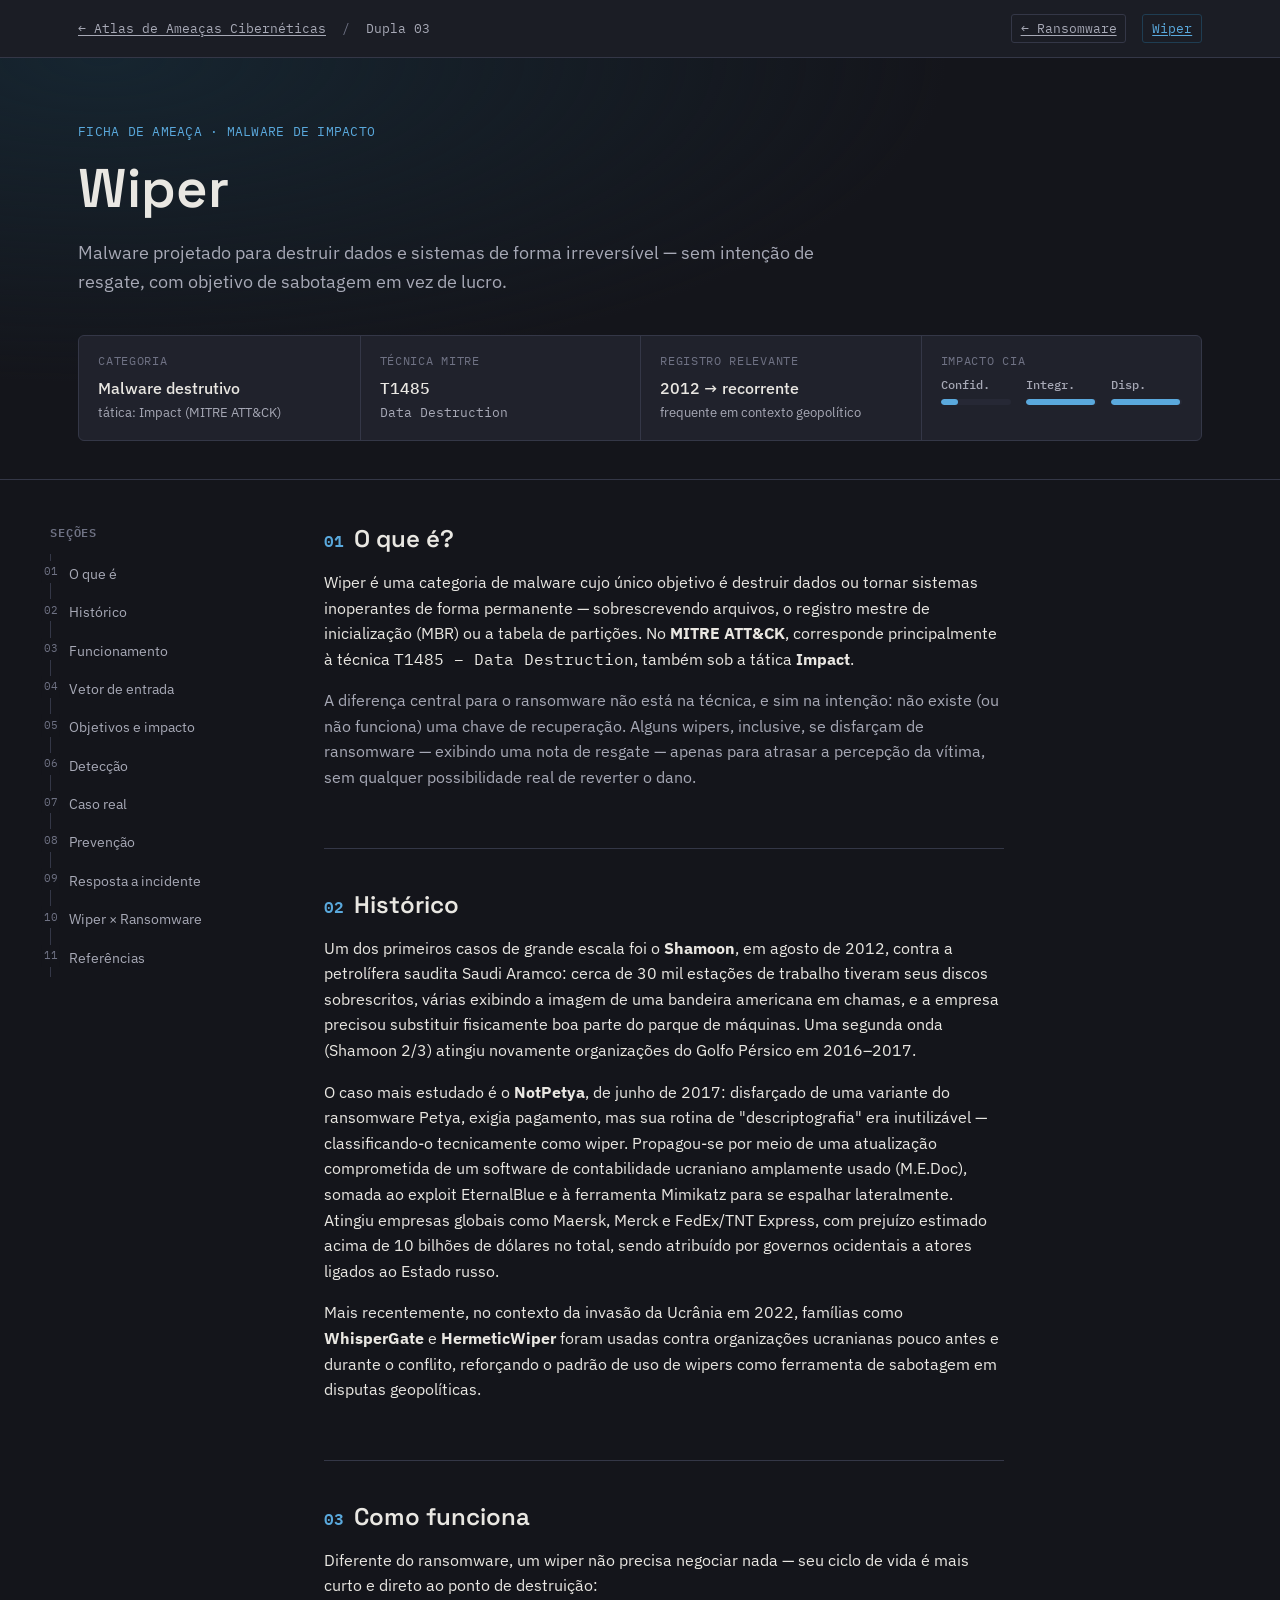
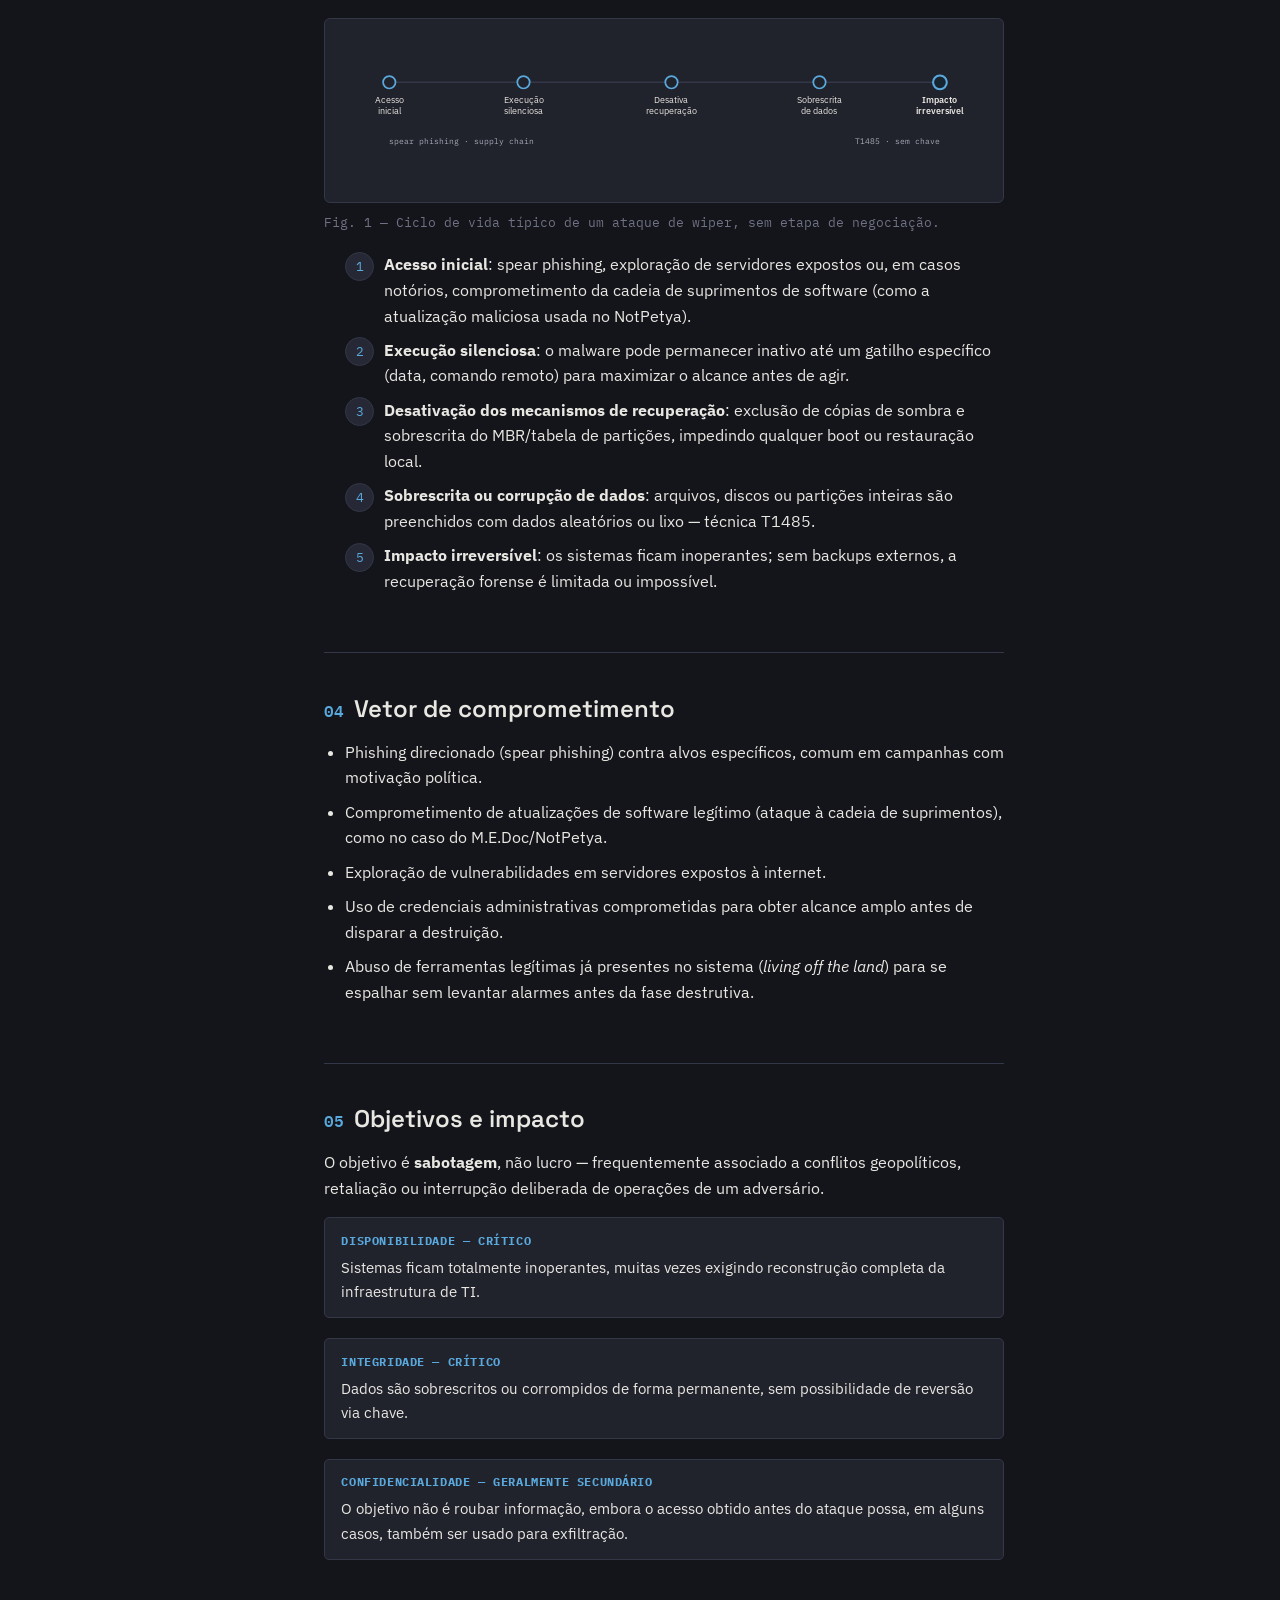
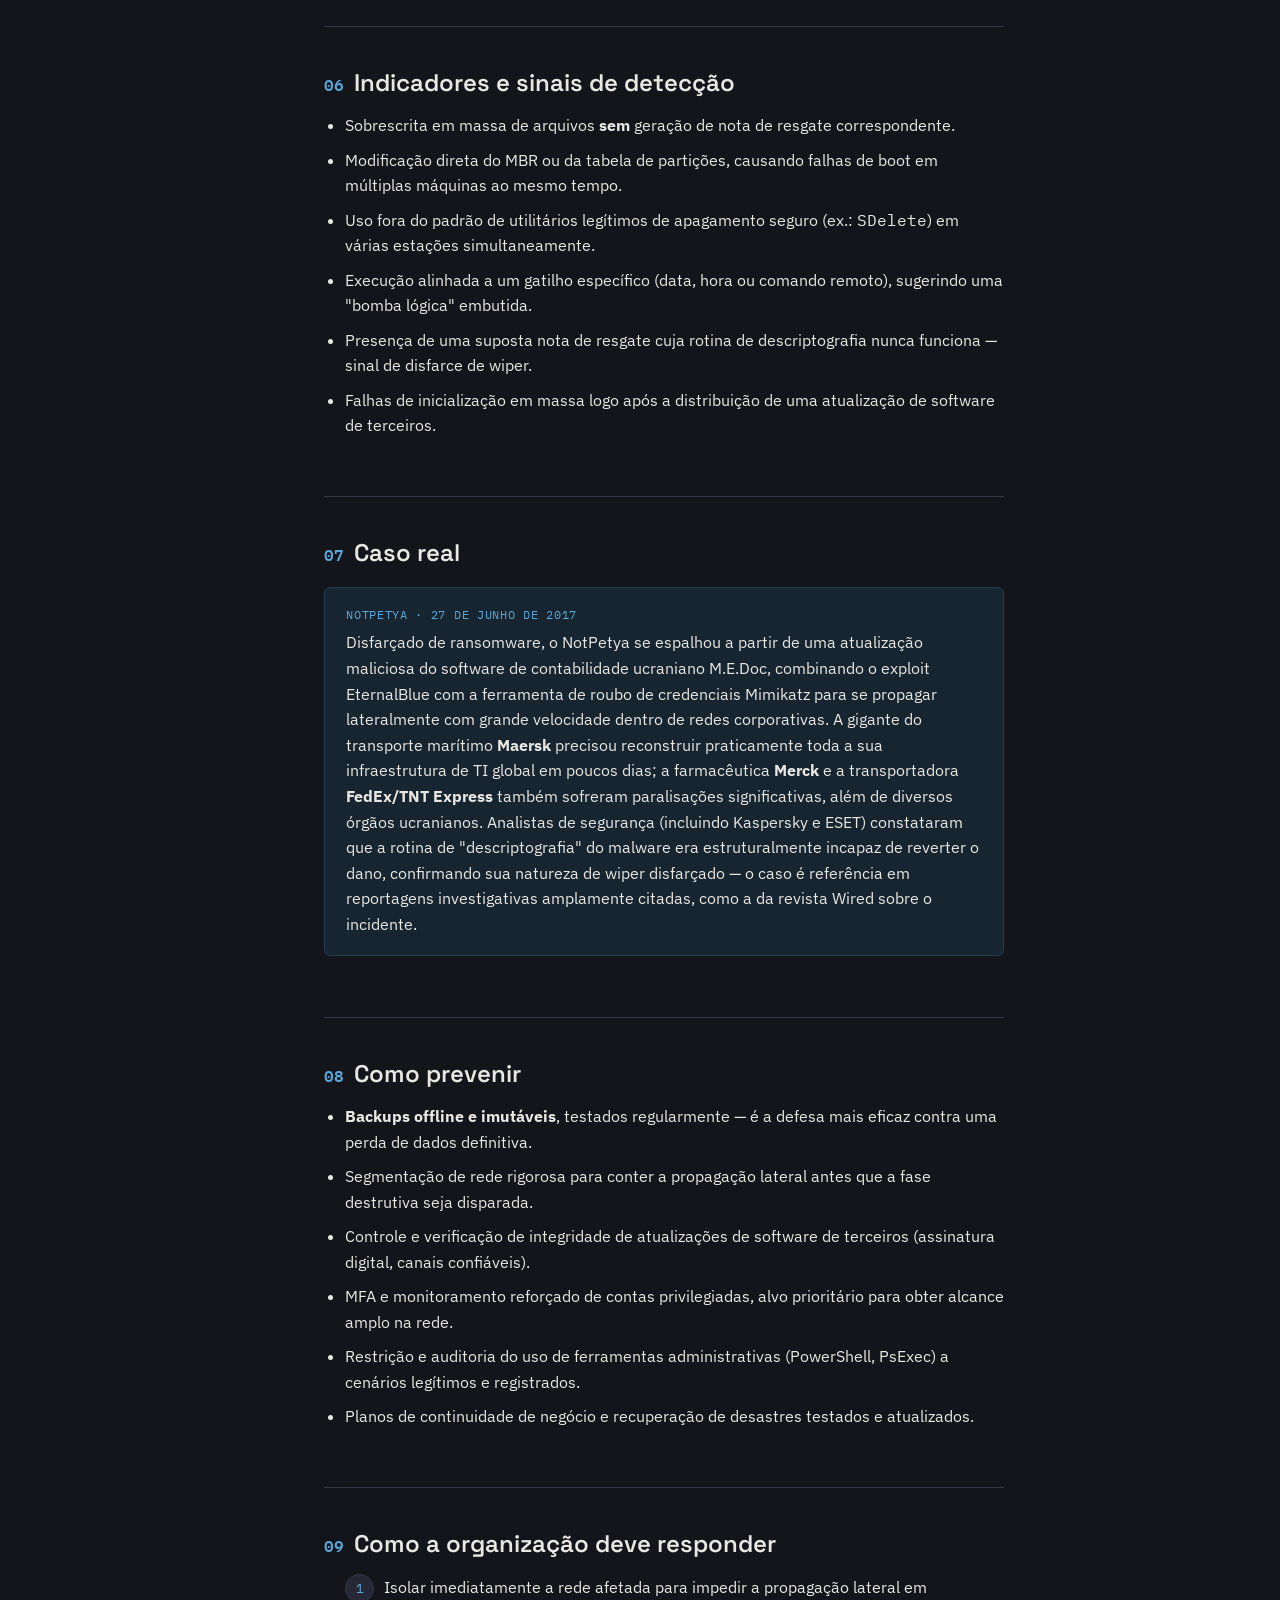
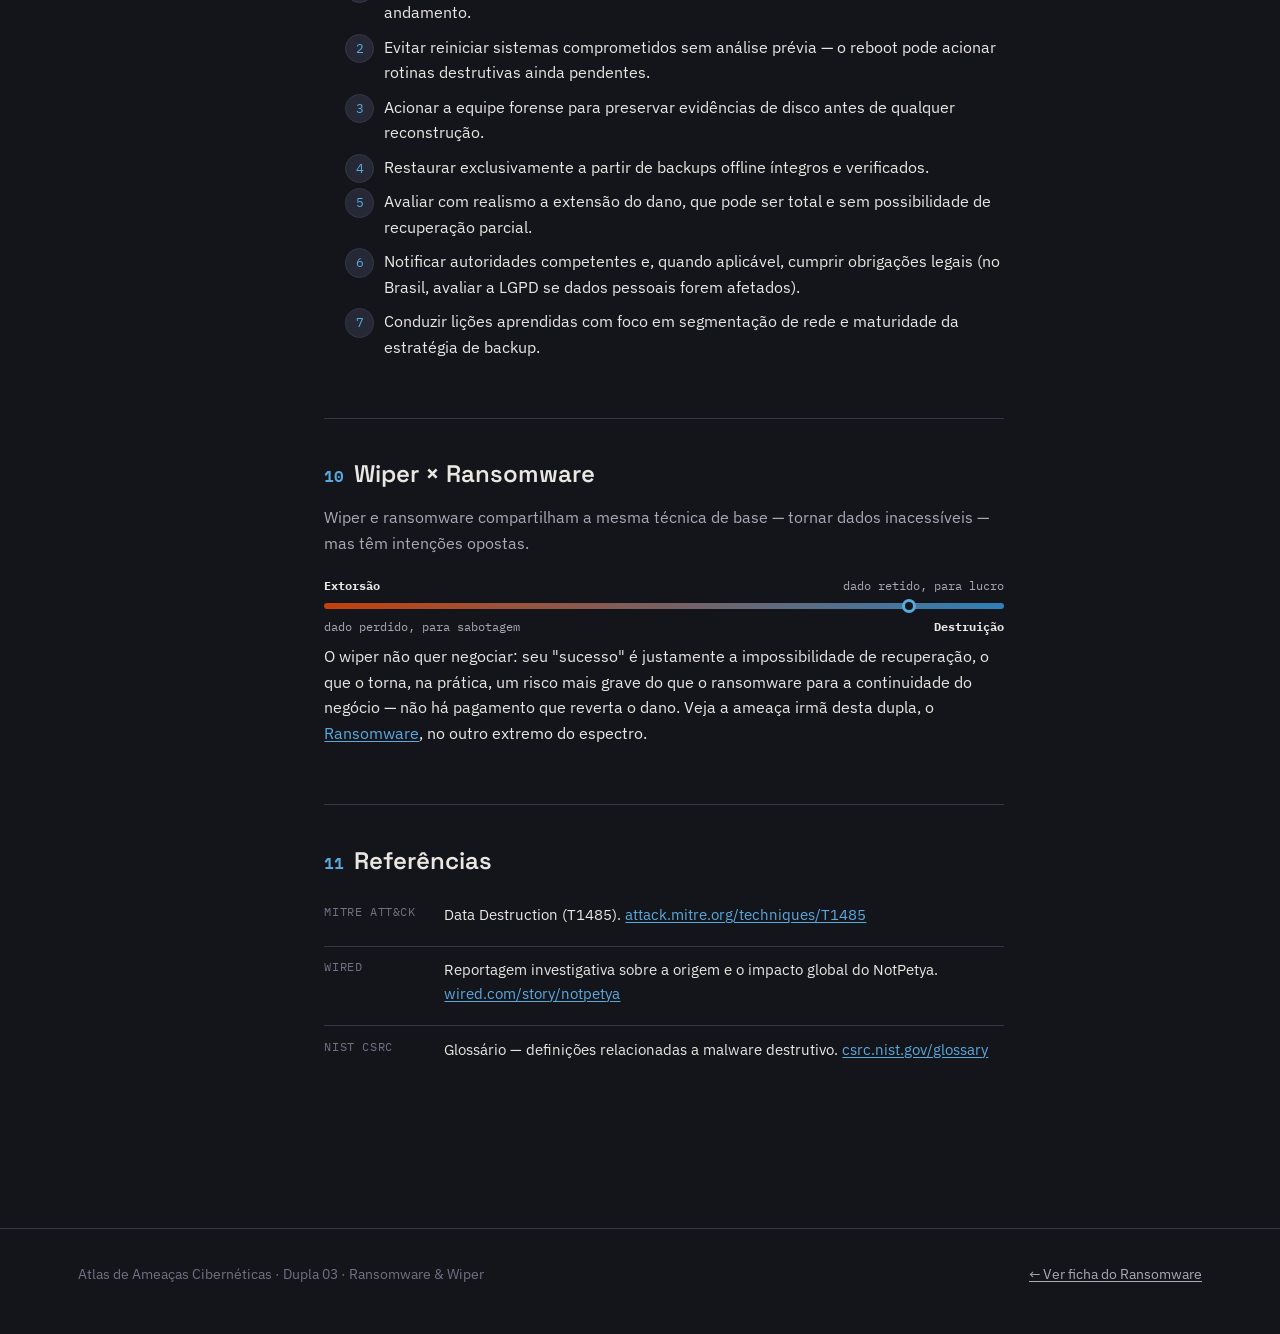
<file: atlas-ameacas/dupla03/wiper.html>
<!DOCTYPE html>
<html lang="pt-BR" data-threat="wiper">
<head>
<meta charset="UTF-8">
<meta name="viewport" content="width=device-width, initial-scale=1.0">
<title>Wiper — Atlas de Ameaças Cibernéticas | Dupla 03</title>
<meta name="description" content="Ficha técnica sobre Wiper: histórico, funcionamento, vetores, impactos, detecção, caso real, prevenção e resposta a incidente.">
<link rel="stylesheet" href="style.css">
</head>
<body>

<div class="topbar">
  <div class="wrap">
    <div>
      <a href="../index.html">← Atlas de Ameaças Cibernéticas</a>
      <span class="sep">/</span> Dupla 03
    </div>
    <div class="siblings">
      <a class="pill" href="ransomware.html">← Ransomware</a>
      <a class="pill is-current" href="wiper.html">Wiper</a>
    </div>
  </div>
</div>

<header class="hero">
  <div class="wrap">
    <p class="kicker">FICHA DE AMEAÇA · MALWARE DE IMPACTO</p>
    <h1>Wiper</h1>
    <p class="lede">Malware projetado para destruir dados e sistemas de forma irreversível — sem intenção de resgate, com objetivo de sabotagem em vez de lucro.</p>

    <div class="factsheet">
      <dl>
        <dt>Categoria</dt>
        <dd>Malware destrutivo <small>tática: Impact (MITRE ATT&CK)</small></dd>
      </dl>
      <dl>
        <dt>Técnica MITRE</dt>
        <dd class="mono">T1485 <small>Data Destruction</small></dd>
      </dl>
      <dl>
        <dt>Registro relevante</dt>
        <dd>2012 → recorrente <small>frequente em contexto geopolítico</small></dd>
      </dl>
      <dl>
        <dt>Impacto CIA</dt>
        <dd>
          <div class="cia">
            <div class="bar"><div class="bar-label">Confid.</div><div class="track"><div class="fill" style="width:25%"></div></div></div>
            <div class="bar"><div class="bar-label">Integr.</div><div class="track"><div class="fill" style="width:98%"></div></div></div>
            <div class="bar"><div class="bar-label">Disp.</div><div class="track"><div class="fill" style="width:98%"></div></div></div>
          </div>
        </dd>
      </dl>
    </div>
  </div>
</header>

<div class="dossier wrap dossier-grid">

  <aside class="case-nav">
    <h2>Seções</h2>
    <ol>
      <li><a href="#definicao">O que é</a></li>
      <li><a href="#historico">Histórico</a></li>
      <li><a href="#funcionamento">Funcionamento</a></li>
      <li><a href="#vetor">Vetor de entrada</a></li>
      <li><a href="#impacto">Objetivos e impacto</a></li>
      <li><a href="#deteccao">Detecção</a></li>
      <li><a href="#caso">Caso real</a></li>
      <li><a href="#prevencao">Prevenção</a></li>
      <li><a href="#resposta">Resposta a incidente</a></li>
      <li><a href="#comparacao">Wiper × Ransomware</a></li>
      <li><a href="#referencias">Referências</a></li>
    </ol>
  </aside>

  <main>

    <section id="definicao">
      <h2><span class="num">01</span>O que é?</h2>
      <p>Wiper é uma categoria de malware cujo único objetivo é destruir dados ou tornar sistemas inoperantes de forma permanente — sobrescrevendo arquivos, o registro mestre de inicialização (MBR) ou a tabela de partições. No <strong>MITRE ATT&CK</strong>, corresponde principalmente à técnica <span class="mono">T1485 – Data Destruction</span>, também sob a tática <strong>Impact</strong>.</p>
      <p class="muted">A diferença central para o ransomware não está na técnica, e sim na intenção: não existe (ou não funciona) uma chave de recuperação. Alguns wipers, inclusive, se disfarçam de ransomware — exibindo uma nota de resgate — apenas para atrasar a percepção da vítima, sem qualquer possibilidade real de reverter o dano.</p>
    </section>

    <section id="historico">
      <h2><span class="num">02</span>Histórico</h2>
      <p>Um dos primeiros casos de grande escala foi o <strong>Shamoon</strong>, em agosto de 2012, contra a petrolífera saudita Saudi Aramco: cerca de 30 mil estações de trabalho tiveram seus discos sobrescritos, várias exibindo a imagem de uma bandeira americana em chamas, e a empresa precisou substituir fisicamente boa parte do parque de máquinas. Uma segunda onda (Shamoon 2/3) atingiu novamente organizações do Golfo Pérsico em 2016–2017.</p>
      <p>O caso mais estudado é o <strong>NotPetya</strong>, de junho de 2017: disfarçado de uma variante do ransomware Petya, exigia pagamento, mas sua rotina de "descriptografia" era inutilizável — classificando-o tecnicamente como wiper. Propagou-se por meio de uma atualização comprometida de um software de contabilidade ucraniano amplamente usado (M.E.Doc), somada ao exploit EternalBlue e à ferramenta Mimikatz para se espalhar lateralmente. Atingiu empresas globais como Maersk, Merck e FedEx/TNT Express, com prejuízo estimado acima de 10 bilhões de dólares no total, sendo atribuído por governos ocidentais a atores ligados ao Estado russo.</p>
      <p>Mais recentemente, no contexto da invasão da Ucrânia em 2022, famílias como <strong>WhisperGate</strong> e <strong>HermeticWiper</strong> foram usadas contra organizações ucranianas pouco antes e durante o conflito, reforçando o padrão de uso de wipers como ferramenta de sabotagem em disputas geopolíticas.</p>
    </section>

    <section id="funcionamento">
      <h2><span class="num">03</span>Como funciona</h2>
      <p>Diferente do ransomware, um wiper não precisa negociar nada — seu ciclo de vida é mais curto e direto ao ponto de destruição:</p>
      <figure>
        <div class="diagram-frame">
          <svg viewBox="0 0 920 200" xmlns="http://www.w3.org/2000/svg" role="img" aria-labelledby="wp-diag-title">
            <title id="wp-diag-title">Etapas de um ataque de wiper, do acesso inicial à destruição irreversível</title>
            <line x1="60" y1="60" x2="860" y2="60" stroke="#343747" stroke-width="2"/>
            <g font-family="IBM Plex Sans, sans-serif" font-size="12.5" fill="#e9e7e2">
              <g>
                <circle cx="60" cy="60" r="9" fill="#20222c" stroke="#5aa9dd" stroke-width="2.5"/>
                <text x="60" y="90" text-anchor="middle">Acesso</text>
                <text x="60" y="106" text-anchor="middle">inicial</text>
              </g>
              <g>
                <circle cx="255" cy="60" r="9" fill="#20222c" stroke="#5aa9dd" stroke-width="2.5"/>
                <text x="255" y="90" text-anchor="middle">Execução</text>
                <text x="255" y="106" text-anchor="middle">silenciosa</text>
              </g>
              <g>
                <circle cx="470" cy="60" r="9" fill="#20222c" stroke="#5aa9dd" stroke-width="2.5"/>
                <text x="470" y="90" text-anchor="middle">Desativa</text>
                <text x="470" y="106" text-anchor="middle">recuperação</text>
              </g>
              <g>
                <circle cx="685" cy="60" r="9" fill="#20222c" stroke="#5aa9dd" stroke-width="2.5"/>
                <text x="685" y="90" text-anchor="middle">Sobrescrita</text>
                <text x="685" y="106" text-anchor="middle">de dados</text>
              </g>
              <g>
                <circle cx="860" cy="60" r="10" fill="#162530" stroke="#5aa9dd" stroke-width="3"/>
                <text x="860" y="90" text-anchor="middle" font-weight="600">Impacto</text>
                <text x="860" y="106" text-anchor="middle" font-weight="600">irreversível</text>
              </g>
            </g>
            <text x="60" y="150" font-family="IBM Plex Mono, monospace" font-size="11" fill="#a7a9b6">spear phishing · supply chain</text>
            <text x="860" y="150" font-family="IBM Plex Mono, monospace" font-size="11" fill="#a7a9b6" text-anchor="end">T1485 · sem chave</text>
          </svg>
        </div>
        <figcaption>Fig. 1 — Ciclo de vida típico de um ataque de wiper, sem etapa de negociação.</figcaption>
      </figure>
      <ol class="steps">
        <li><strong>Acesso inicial</strong>: spear phishing, exploração de servidores expostos ou, em casos notórios, comprometimento da cadeia de suprimentos de software (como a atualização maliciosa usada no NotPetya).</li>
        <li><strong>Execução silenciosa</strong>: o malware pode permanecer inativo até um gatilho específico (data, comando remoto) para maximizar o alcance antes de agir.</li>
        <li><strong>Desativação dos mecanismos de recuperação</strong>: exclusão de cópias de sombra e sobrescrita do MBR/tabela de partições, impedindo qualquer boot ou restauração local.</li>
        <li><strong>Sobrescrita ou corrupção de dados</strong>: arquivos, discos ou partições inteiras são preenchidos com dados aleatórios ou lixo — técnica <span class="mono">T1485</span>.</li>
        <li><strong>Impacto irreversível</strong>: os sistemas ficam inoperantes; sem backups externos, a recuperação forense é limitada ou impossível.</li>
      </ol>
    </section>

    <section id="vetor">
      <h2><span class="num">04</span>Vetor de comprometimento</h2>
      <ul>
        <li>Phishing direcionado (spear phishing) contra alvos específicos, comum em campanhas com motivação política.</li>
        <li>Comprometimento de atualizações de software legítimo (ataque à cadeia de suprimentos), como no caso do M.E.Doc/NotPetya.</li>
        <li>Exploração de vulnerabilidades em servidores expostos à internet.</li>
        <li>Uso de credenciais administrativas comprometidas para obter alcance amplo antes de disparar a destruição.</li>
        <li>Abuso de ferramentas legítimas já presentes no sistema (<em>living off the land</em>) para se espalhar sem levantar alarmes antes da fase destrutiva.</li>
      </ul>
    </section>

    <section id="impacto">
      <h2><span class="num">05</span>Objetivos e impacto</h2>
      <p>O objetivo é <strong>sabotagem</strong>, não lucro — frequentemente associado a conflitos geopolíticos, retaliação ou interrupção deliberada de operações de um adversário.</p>
      <ul class="card-list">
        <li><b>Disponibilidade — crítico</b>Sistemas ficam totalmente inoperantes, muitas vezes exigindo reconstrução completa da infraestrutura de TI.</li>
        <li><b>Integridade — crítico</b>Dados são sobrescritos ou corrompidos de forma permanente, sem possibilidade de reversão via chave.</li>
        <li><b>Confidencialidade — geralmente secundário</b>O objetivo não é roubar informação, embora o acesso obtido antes do ataque possa, em alguns casos, também ser usado para exfiltração.</li>
      </ul>
    </section>

    <section id="deteccao">
      <h2><span class="num">06</span>Indicadores e sinais de detecção</h2>
      <ul>
        <li>Sobrescrita em massa de arquivos <strong>sem</strong> geração de nota de resgate correspondente.</li>
        <li>Modificação direta do MBR ou da tabela de partições, causando falhas de boot em múltiplas máquinas ao mesmo tempo.</li>
        <li>Uso fora do padrão de utilitários legítimos de apagamento seguro (ex.: <span class="mono">SDelete</span>) em várias estações simultaneamente.</li>
        <li>Execução alinhada a um gatilho específico (data, hora ou comando remoto), sugerindo uma "bomba lógica" embutida.</li>
        <li>Presença de uma suposta nota de resgate cuja rotina de descriptografia nunca funciona — sinal de disfarce de wiper.</li>
        <li>Falhas de inicialização em massa logo após a distribuição de uma atualização de software de terceiros.</li>
      </ul>
    </section>

    <section id="caso">
      <h2><span class="num">07</span>Caso real</h2>
      <div class="callout">
        <span class="tag">NotPetya · 27 de junho de 2017</span>
        <p>Disfarçado de ransomware, o NotPetya se espalhou a partir de uma atualização maliciosa do software de contabilidade ucraniano M.E.Doc, combinando o exploit EternalBlue com a ferramenta de roubo de credenciais Mimikatz para se propagar lateralmente com grande velocidade dentro de redes corporativas. A gigante do transporte marítimo <strong>Maersk</strong> precisou reconstruir praticamente toda a sua infraestrutura de TI global em poucos dias; a farmacêutica <strong>Merck</strong> e a transportadora <strong>FedEx/TNT Express</strong> também sofreram paralisações significativas, além de diversos órgãos ucranianos. Analistas de segurança (incluindo Kaspersky e ESET) constataram que a rotina de "descriptografia" do malware era estruturalmente incapaz de reverter o dano, confirmando sua natureza de wiper disfarçado — o caso é referência em reportagens investigativas amplamente citadas, como a da revista Wired sobre o incidente.</p>
      </div>
    </section>

    <section id="prevencao">
      <h2><span class="num">08</span>Como prevenir</h2>
      <ul>
        <li><strong>Backups offline e imutáveis</strong>, testados regularmente — é a defesa mais eficaz contra uma perda de dados definitiva.</li>
        <li>Segmentação de rede rigorosa para conter a propagação lateral antes que a fase destrutiva seja disparada.</li>
        <li>Controle e verificação de integridade de atualizações de software de terceiros (assinatura digital, canais confiáveis).</li>
        <li>MFA e monitoramento reforçado de contas privilegiadas, alvo prioritário para obter alcance amplo na rede.</li>
        <li>Restrição e auditoria do uso de ferramentas administrativas (PowerShell, PsExec) a cenários legítimos e registrados.</li>
        <li>Planos de continuidade de negócio e recuperação de desastres testados e atualizados.</li>
      </ul>
    </section>

    <section id="resposta">
      <h2><span class="num">09</span>Como a organização deve responder</h2>
      <ol class="steps">
        <li>Isolar imediatamente a rede afetada para impedir a propagação lateral em andamento.</li>
        <li>Evitar reiniciar sistemas comprometidos sem análise prévia — o reboot pode acionar rotinas destrutivas ainda pendentes.</li>
        <li>Acionar a equipe forense para preservar evidências de disco antes de qualquer reconstrução.</li>
        <li>Restaurar exclusivamente a partir de backups offline íntegros e verificados.</li>
        <li>Avaliar com realismo a extensão do dano, que pode ser total e sem possibilidade de recuperação parcial.</li>
        <li>Notificar autoridades competentes e, quando aplicável, cumprir obrigações legais (no Brasil, avaliar a LGPD se dados pessoais forem afetados).</li>
        <li>Conduzir lições aprendidas com foco em segmentação de rede e maturidade da estratégia de backup.</li>
      </ol>
    </section>

    <section id="comparacao">
      <h2><span class="num">10</span>Wiper × Ransomware</h2>
      <p class="muted">Wiper e ransomware compartilham a mesma técnica de base — tornar dados inacessíveis — mas têm intenções opostas.</p>
      <div class="spectrum">
        <div class="ends"><b>Extorsão</b><span>dado retido, para lucro</span></div>
        <div class="track"><div class="marker" style="left:86%"></div></div>
        <div class="ends" style="margin-top:.5rem;"><span>dado perdido, para sabotagem</span><b>Destruição</b></div>
      </div>
      <p>O wiper não quer negociar: seu "sucesso" é justamente a impossibilidade de recuperação, o que o torna, na prática, um risco mais grave do que o ransomware para a continuidade do negócio — não há pagamento que reverta o dano. Veja a ameaça irmã desta dupla, o <a href="ransomware.html">Ransomware</a>, no outro extremo do espectro.</p>
    </section>

    <section id="referencias">
      <h2><span class="num">11</span>Referências</h2>
      <ul class="refs">
        <li><span class="src">MITRE ATT&CK</span><span>Data Destruction (T1485). <a href="https://attack.mitre.org/techniques/T1485/" target="_blank" rel="noopener">attack.mitre.org/techniques/T1485</a></span></li>
        <li><span class="src">Wired</span><span>Reportagem investigativa sobre a origem e o impacto global do NotPetya. <a href="https://www.wired.com/story/notpetya-cyberattack-ukraine-russia-code-crashed-the-world/" target="_blank" rel="noopener">wired.com/story/notpetya</a></span></li>
        <li><span class="src">NIST CSRC</span><span>Glossário — definições relacionadas a malware destrutivo. <a href="https://csrc.nist.gov/glossary/" target="_blank" rel="noopener">csrc.nist.gov/glossary</a></span></li>
      </ul>
    </section>

  </main>
</div>

<footer class="site">
  <div class="wrap foot-row">
    <span>Atlas de Ameaças Cibernéticas · Dupla 03 · Ransomware &amp; Wiper</span>
    <span><a href="ransomware.html">← Ver ficha do Ransomware</a></span>
  </div>
</footer>

</body>
</html>
</file>
<file: style.css>
@import url('https://fonts.googleapis.com/css2?family=Space+Grotesk:wght@500;600;700&family=IBM+Plex+Sans:wght@400;500;600&family=IBM+Plex+Mono:wght@400;500&display=swap');

/* ===== Tokens ===== */
:root{
  --bg:#14151b;
  --bg-raise:#1b1d25;
  --surface:#20222c;
  --surface-2:#262835;
  --border:#343747;
  --text:#e9e7e2;
  --text-dim:#a7a9b6;
  --text-faint:#6f7284;

  --accent:#c2410c;
  --accent-strong:#e8672f;
  --accent-soft:#2a1d16;
  --accent-line:#4a2c1a;

  --font-head:"Space Grotesk", "Segoe UI Semibold", system-ui, sans-serif;
  --font-body:"IBM Plex Sans", "Segoe UI", system-ui, sans-serif;
  --font-mono:"IBM Plex Mono", "SFMono-Regular", Consolas, monospace;

  --measure:68ch;
}

html[data-threat="wiper"]{
  --accent:#2f7fb8;
  --accent-strong:#5aa9dd;
  --accent-soft:#162530;
  --accent-line:#1f3d52;
}

*{box-sizing:border-box;}
html{-webkit-text-size-adjust:100%;}
body{
  margin:0;
  background:var(--bg);
  color:var(--text);
  font-family:var(--font-body);
  font-size:16px;
  line-height:1.6;
  -webkit-font-smoothing:antialiased;
}
img,svg{max-width:100%;height:auto;display:block;}
a{color:var(--accent-strong);text-decoration-thickness:1px;text-underline-offset:2px;}
a:hover{color:var(--text);}
a:focus-visible,button:focus-visible{outline:2px solid var(--accent-strong);outline-offset:3px;}

h1,h2,h3{font-family:var(--font-head);font-weight:600;color:var(--text);line-height:1.2;margin:0;}
code,.mono{font-family:var(--font-mono);}

.wrap{max-width:1180px;margin:0 auto;padding:0 1.75rem;}

/* ===== Top bar ===== */
.topbar{
  border-bottom:1px solid var(--border);
  background:var(--bg-raise);
  font-family:var(--font-mono);
  font-size:.82rem;
  color:var(--text-dim);
}
.topbar .wrap{
  display:flex;justify-content:space-between;align-items:center;
  padding-top:.85rem;padding-bottom:.85rem;
  gap:1rem;flex-wrap:wrap;
}
.topbar a{color:var(--text-dim);}
.topbar a:hover{color:var(--accent-strong);}
.topbar .sep{color:var(--text-faint);padding:0 .5rem;}
.topbar .siblings{display:flex;gap:1rem;flex-wrap:wrap;}
.pill{
  display:inline-flex;align-items:center;gap:.4rem;
  border:1px solid var(--border);border-radius:3px;
  padding:.2rem .55rem;
}
.pill.is-current{border-color:var(--accent-line);color:var(--accent-strong);}

/* ===== Header ===== */
header.hero{
  border-bottom:1px solid var(--border);
  padding:3.2rem 0 2.4rem;
  background:
    radial-gradient(120% 140% at 8% 0%, var(--accent-soft) 0%, transparent 55%),
    var(--bg);
}
.hero .kicker{
  font-family:var(--font-mono);font-size:.8rem;letter-spacing:.02em;
  color:var(--accent-strong);margin-bottom:.9rem;
}
.hero h1{font-size:clamp(2.1rem,4vw + .8rem,3.4rem);max-width:16ch;}
.hero .lede{
  margin-top:1rem;max-width:var(--measure);
  font-size:1.15rem;color:var(--text-dim);
}

/* fact sheet */
.factsheet{
  margin-top:2.4rem;
  display:grid;grid-template-columns:repeat(4,1fr);
  border:1px solid var(--border);border-radius:6px;overflow:hidden;
  background:var(--surface);
}
.factsheet dl{margin:0;padding:1rem 1.2rem;border-left:1px solid var(--border);}
.factsheet dl:first-child{border-left:none;}
.factsheet dt{font-family:var(--font-mono);font-size:.72rem;color:var(--text-faint);text-transform:uppercase;letter-spacing:.06em;margin-bottom:.35rem;}
.factsheet dd{margin:0;font-size:.98rem;font-weight:500;}
.factsheet dd small{display:block;font-weight:400;color:var(--text-dim);font-size:.8rem;margin-top:.15rem;}

/* CIA gauge */
.cia{display:flex;gap:.9rem;margin-top:.35rem;}
.cia .bar{flex:1;}
.cia .bar-label{font-size:.72rem;color:var(--text-dim);margin-bottom:.3rem;font-family:var(--font-mono);}
.cia .track{height:6px;background:var(--surface-2);border-radius:3px;overflow:hidden;}
.cia .fill{height:100%;background:var(--accent-strong);border-radius:3px;}

/* ===== Layout ===== */
.dossier{padding:2.8rem 0 4rem;}
.dossier-grid{display:grid;grid-template-columns:220px minmax(0,1fr);gap:3.4rem;align-items:start;}

.case-nav{position:sticky;top:1.6rem;}
.case-nav h2{font-size:.78rem;font-family:var(--font-mono);color:var(--text-faint);text-transform:uppercase;letter-spacing:.07em;margin-bottom:.9rem;}
.case-nav ol{list-style:none;margin:0;padding:0;counter-reset:step;border-left:1px solid var(--border);}
.case-nav li{counter-increment:step;position:relative;padding:.4rem 0 .4rem 1.1rem;}
.case-nav li::before{
  content:counter(step,decimal-leading-zero);
  position:absolute;left:-.5px;top:.4rem;transform:translateX(-50%);
  background:var(--bg);color:var(--text-faint);
  font-family:var(--font-mono);font-size:.68rem;padding:.15rem;
}
.case-nav a{color:var(--text-dim);font-size:.88rem;text-decoration:none;}
.case-nav a:hover{color:var(--accent-strong);}

main section{
  max-width:var(--measure);
  padding-bottom:2.6rem;margin-bottom:2.6rem;
  border-bottom:1px solid var(--border);
  scroll-margin-top:1.5rem;
}
main section:last-of-type{border-bottom:none;}
main h2{font-size:1.5rem;margin-bottom:1rem;}
main h2 .num{font-family:var(--font-mono);color:var(--accent-strong);font-size:1rem;margin-right:.6rem;}
main p{margin:0 0 1rem;color:var(--text);}
main p.muted{color:var(--text-dim);}
main ul,main ol.steps{margin:0 0 1rem;padding-left:1.3rem;}
main li{margin-bottom:.55rem;}
main strong{color:var(--text);}

.callout{
  border:1px solid var(--accent-line);
  background:var(--accent-soft);
  border-radius:6px;
  padding:1.1rem 1.3rem;
  margin:1.2rem 0;
}
.callout p{margin:0;color:var(--text);}
.callout .tag{font-family:var(--font-mono);font-size:.72rem;color:var(--accent-strong);text-transform:uppercase;letter-spacing:.06em;display:block;margin-bottom:.4rem;}

.card-list{display:grid;gap:.7rem;margin:1rem 0;padding:0;list-style:none;}
.card-list li{
  background:var(--surface);border:1px solid var(--border);border-radius:5px;
  padding:.85rem 1rem;font-size:.95rem;
}
.card-list li b{display:block;font-family:var(--font-mono);font-size:.74rem;color:var(--accent-strong);text-transform:uppercase;letter-spacing:.05em;margin-bottom:.25rem;}

ol.steps{counter-reset:s;padding-left:0;}
ol.steps li{
  list-style:none;position:relative;padding-left:2.4rem;
}
ol.steps li::before{
  counter-increment:s;content:counter(s);
  position:absolute;left:0;top:-.05rem;
  width:1.7rem;height:1.7rem;border-radius:50%;
  background:var(--surface-2);border:1px solid var(--border);
  display:flex;align-items:center;justify-content:center;
  font-family:var(--font-mono);font-size:.82rem;color:var(--accent-strong);
}

/* comparison spectrum */
.spectrum{margin:1.2rem 0 .4rem;}
.spectrum .ends{display:flex;justify-content:space-between;font-family:var(--font-mono);font-size:.75rem;color:var(--text-dim);margin-bottom:.5rem;}
.spectrum .ends b{color:var(--text);}
.spectrum .track{position:relative;height:6px;background:linear-gradient(90deg,#c2410c,#2f7fb8);border-radius:3px;}
.spectrum .marker{
  position:absolute;top:50%;width:14px;height:14px;border-radius:50%;
  background:var(--bg);border:3px solid var(--accent-strong);
  transform:translate(-50%,-50%);
}

figure{margin:1.2rem 0;}
figure figcaption{font-size:.82rem;color:var(--text-faint);margin-top:.6rem;font-family:var(--font-mono);}
.diagram-frame{background:var(--surface);border:1px solid var(--border);border-radius:6px;padding:1.4rem;}

.refs{list-style:none;margin:0;padding:0;}
.refs li{
  padding:.7rem 0;border-top:1px solid var(--border);
  display:grid;grid-template-columns:6.5rem 1fr;gap:1rem;font-size:.92rem;
}
.refs li:first-child{border-top:none;}
.refs .src{font-family:var(--font-mono);font-size:.74rem;color:var(--text-faint);text-transform:uppercase;letter-spacing:.05em;}

footer.site{
  border-top:1px solid var(--border);
  padding:2.2rem 0 3rem;
  color:var(--text-faint);font-size:.85rem;
}
footer.site a{color:var(--text-dim);}
footer.site .foot-row{display:flex;justify-content:space-between;flex-wrap:wrap;gap:1rem;align-items:center;}

@media (max-width:920px){
  .factsheet{grid-template-columns:repeat(2,1fr);}
  .factsheet dl:nth-child(3){border-left:none;}
  .dossier-grid{grid-template-columns:1fr;}
  .case-nav{position:static;margin-bottom:2rem;}
  .case-nav ol{border-left:none;display:flex;flex-wrap:wrap;gap:.4rem .9rem;}
  .case-nav li{padding-left:1.1rem;}
  .refs li{grid-template-columns:1fr;gap:.2rem;}
}
@media (prefers-reduced-motion:reduce){*{scroll-behavior:auto !important;}}
</file>
<file: atlas-ameacas/dupla03/style.css>
@import url('https://fonts.googleapis.com/css2?family=Space+Grotesk:wght@500;600;700&family=IBM+Plex+Sans:wght@400;500;600&family=IBM+Plex+Mono:wght@400;500&display=swap');

/* ===== Tokens ===== */
:root {
  --bg: #14151b;
  --bg-raise: #1b1d25;
  --surface: #20222c;
  --surface-2: #262835;
  --border: #343747;
  --text: #e9e7e2;
  --text-dim: #a7a9b6;
  --text-faint: #6f7284;

  --accent: #c2410c;
  --accent-strong: #e8672f;
  --accent-soft: #2a1d16;
  --accent-line: #4a2c1a;

  --font-head: "Space Grotesk", "Segoe UI Semibold", system-ui, sans-serif;
  --font-body: "IBM Plex Sans", "Segoe UI", system-ui, sans-serif;
  --font-mono: "IBM Plex Mono", "SFMono-Regular", Consolas, monospace;

  --measure: 68ch;
}

html[data-threat="wiper"] {
  --accent: #2f7fb8;
  --accent-strong: #5aa9dd;
  --accent-soft: #162530;
  --accent-line: #1f3d52;
}

* {
  box-sizing: border-box;
}

html {
  -webkit-text-size-adjust: 100%;
}

body {
  margin: 0;
  background: var(--bg);
  color: var(--text);
  font-family: var(--font-body);
  font-size: 16px;
  line-height: 1.6;
  -webkit-font-smoothing: antialiased;
}

img,
svg {
  max-width: 100%;
  height: auto;
  display: block;
}

a {
  color: var(--accent-strong);
  text-decoration-thickness: 1px;
  text-underline-offset: 2px;
}

a:hover {
  color: var(--text);
}

a:focus-visible,
button:focus-visible {
  outline: 2px solid var(--accent-strong);
  outline-offset: 3px;
}

h1,
h2,
h3 {
  font-family: var(--font-head);
  font-weight: 600;
  color: var(--text);
  line-height: 1.2;
  margin: 0;
}

code,
.mono {
  font-family: var(--font-mono);
}

.wrap {
  max-width: 1180px;
  margin: 0 auto;
  padding: 0 1.75rem;
}

/* ===== Top bar ===== */
.topbar {
  border-bottom: 1px solid var(--border);
  background: var(--bg-raise);
  font-family: var(--font-mono);
  font-size: .82rem;
  color: var(--text-dim);
}

.topbar .wrap {
  display: flex;
  justify-content: space-between;
  align-items: center;
  padding-top: .85rem;
  padding-bottom: .85rem;
  gap: 1rem;
  flex-wrap: wrap;
}

.topbar a {
  color: var(--text-dim);
}

.topbar a:hover {
  color: var(--accent-strong);
}

.topbar .sep {
  color: var(--text-faint);
  padding: 0 .5rem;
}

.topbar .siblings {
  display: flex;
  gap: 1rem;
  flex-wrap: wrap;
}

.pill {
  display: inline-flex;
  align-items: center;
  gap: .4rem;
  border: 1px solid var(--border);
  border-radius: 3px;
  padding: .2rem .55rem;
}

.pill.is-current {
  border-color: var(--accent-line);
  color: var(--accent-strong);
}

/* ===== Header ===== */
header.hero {
  border-bottom: 1px solid var(--border);
  padding: 3.2rem 0 2.4rem;
  background:
    radial-gradient(120% 140% at 8% 0%, var(--accent-soft) 0%, transparent 55%),
    var(--bg);
}

.hero .kicker {
  font-family: var(--font-mono);
  font-size: .8rem;
  letter-spacing: .02em;
  color: var(--accent-strong);
  margin-bottom: .9rem;
}

.hero h1 {
  font-size: clamp(2.1rem, 4vw + .8rem, 3.4rem);
  max-width: 16ch;
}

.hero .lede {
  margin-top: 1rem;
  max-width: var(--measure);
  font-size: 1.15rem;
  color: var(--text-dim);
}

/* fact sheet */
.factsheet {
  margin-top: 2.4rem;
  display: grid;
  grid-template-columns: repeat(4, 1fr);
  border: 1px solid var(--border);
  border-radius: 6px;
  overflow: hidden;
  background: var(--surface);
}

.factsheet dl {
  margin: 0;
  padding: 1rem 1.2rem;
  border-left: 1px solid var(--border);
}

.factsheet dl:first-child {
  border-left: none;
}

.factsheet dt {
  font-family: var(--font-mono);
  font-size: .72rem;
  color: var(--text-faint);
  text-transform: uppercase;
  letter-spacing: .06em;
  margin-bottom: .35rem;
}

.factsheet dd {
  margin: 0;
  font-size: .98rem;
  font-weight: 500;
}

.factsheet dd small {
  display: block;
  font-weight: 400;
  color: var(--text-dim);
  font-size: .8rem;
  margin-top: .15rem;
}

/* CIA gauge */
.cia {
  display: flex;
  gap: .9rem;
  margin-top: .35rem;
}

.cia .bar {
  flex: 1;
}

.cia .bar-label {
  font-size: .72rem;
  color: var(--text-dim);
  margin-bottom: .3rem;
  font-family: var(--font-mono);
}

.cia .track {
  height: 6px;
  background: var(--surface-2);
  border-radius: 3px;
  overflow: hidden;
}

.cia .fill {
  height: 100%;
  background: var(--accent-strong);
  border-radius: 3px;
}

/* ===== Layout ===== */
.dossier {
  padding: 2.8rem 0 4rem;
}

.dossier-grid {
  display: grid;
  grid-template-columns: 220px minmax(0, 1fr);
  gap: 3.4rem;
  align-items: start;
}

.case-nav {
  position: sticky;
  top: 1.6rem;
}

.case-nav h2 {
  font-size: .78rem;
  font-family: var(--font-mono);
  color: var(--text-faint);
  text-transform: uppercase;
  letter-spacing: .07em;
  margin-bottom: .9rem;
}

.case-nav ol {
  list-style: none;
  margin: 0;
  padding: 0;
  counter-reset: step;
  border-left: 1px solid var(--border);
}

.case-nav li {
  counter-increment: step;
  position: relative;
  padding: .4rem 0 .4rem 1.1rem;
}

.case-nav li::before {
  content: counter(step, decimal-leading-zero);
  position: absolute;
  left: -.5px;
  top: .4rem;
  transform: translateX(-50%);
  background: var(--bg);
  color: var(--text-faint);
  font-family: var(--font-mono);
  font-size: .68rem;
  padding: .15rem;
}

.case-nav a {
  color: var(--text-dim);
  font-size: .88rem;
  text-decoration: none;
}

.case-nav a:hover {
  color: var(--accent-strong);
}

main section {
  max-width: var(--measure);
  padding-bottom: 2.6rem;
  margin-bottom: 2.6rem;
  border-bottom: 1px solid var(--border);
  scroll-margin-top: 1.5rem;
}

main section:last-of-type {
  border-bottom: none;
}

main h2 {
  font-size: 1.5rem;
  margin-bottom: 1rem;
}

main h2 .num {
  font-family: var(--font-mono);
  color: var(--accent-strong);
  font-size: 1rem;
  margin-right: .6rem;
}

main p {
  margin: 0 0 1rem;
  color: var(--text);
}

main p.muted {
  color: var(--text-dim);
}

main ul,
main ol.steps {
  margin: 0 0 1rem;
  padding-left: 1.3rem;
}

main li {
  margin-bottom: .55rem;
}

main strong {
  color: var(--text);
}

.callout {
  border: 1px solid var(--accent-line);
  background: var(--accent-soft);
  border-radius: 6px;
  padding: 1.1rem 1.3rem;
  margin: 1.2rem 0;
}

.callout p {
  margin: 0;
  color: var(--text);
}

.callout .tag {
  font-family: var(--font-mono);
  font-size: .72rem;
  color: var(--accent-strong);
  text-transform: uppercase;
  letter-spacing: .06em;
  display: block;
  margin-bottom: .4rem;
}

.card-list {
  display: grid;
  gap: .7rem;
  margin: 1rem 0;
  padding: 0;
  list-style: none;
}

.card-list li {
  background: var(--surface);
  border: 1px solid var(--border);
  border-radius: 5px;
  padding: .85rem 1rem;
  font-size: .95rem;
}

.card-list li b {
  display: block;
  font-family: var(--font-mono);
  font-size: .74rem;
  color: var(--accent-strong);
  text-transform: uppercase;
  letter-spacing: .05em;
  margin-bottom: .25rem;
}

ol.steps {
  counter-reset: s;
  padding-left: 0;
}

ol.steps li {
  list-style: none;
  position: relative;
  padding-left: 2.4rem;
}

ol.steps li::before {
  counter-increment: s;
  content: counter(s);
  position: absolute;
  left: 0;
  top: -.05rem;
  width: 1.7rem;
  height: 1.7rem;
  border-radius: 50%;
  background: var(--surface-2);
  border: 1px solid var(--border);
  display: flex;
  align-items: center;
  justify-content: center;
  font-family: var(--font-mono);
  font-size: .82rem;
  color: var(--accent-strong);
}

/* comparison spectrum */
.spectrum {
  margin: 1.2rem 0 .4rem;
}

.spectrum .ends {
  display: flex;
  justify-content: space-between;
  font-family: var(--font-mono);
  font-size: .75rem;
  color: var(--text-dim);
  margin-bottom: .5rem;
}

.spectrum .ends b {
  color: var(--text);
}

.spectrum .track {
  position: relative;
  height: 6px;
  background: linear-gradient(90deg, #c2410c, #2f7fb8);
  border-radius: 3px;
}

.spectrum .marker {
  position: absolute;
  top: 50%;
  width: 14px;
  height: 14px;
  border-radius: 50%;
  background: var(--bg);
  border: 3px solid var(--accent-strong);
  transform: translate(-50%, -50%);
}

figure {
  margin: 1.2rem 0;
}

figure figcaption {
  font-size: .82rem;
  color: var(--text-faint);
  margin-top: .6rem;
  font-family: var(--font-mono);
}

.diagram-frame {
  background: var(--surface);
  border: 1px solid var(--border);
  border-radius: 6px;
  padding: 1.4rem;
}

.refs {
  list-style: none;
  margin: 0;
  padding: 0;
}

.refs li {
  padding: .7rem 0;
  border-top: 1px solid var(--border);
  display: grid;
  grid-template-columns: 6.5rem 1fr;
  gap: 1rem;
  font-size: .92rem;
}

.refs li:first-child {
  border-top: none;
}

.refs .src {
  font-family: var(--font-mono);
  font-size: .74rem;
  color: var(--text-faint);
  text-transform: uppercase;
  letter-spacing: .05em;
}

footer.site {
  border-top: 1px solid var(--border);
  padding: 2.2rem 0 3rem;
  color: var(--text-faint);
  font-size: .85rem;
}

footer.site a {
  color: var(--text-dim);
}

footer.site .foot-row {
  display: flex;
  justify-content: space-between;
  flex-wrap: wrap;
  gap: 1rem;
  align-items: center;
}

@media (max-width:920px) {
  .factsheet {
    grid-template-columns: repeat(2, 1fr);
  }

  .factsheet dl:nth-child(3) {
    border-left: none;
  }

  .dossier-grid {
    grid-template-columns: 1fr;
  }

  .case-nav {
    position: static;
    margin-bottom: 2rem;
  }

  .case-nav ol {
    border-left: none;
    display: flex;
    flex-wrap: wrap;
    gap: .4rem .9rem;
  }

  .case-nav li {
    padding-left: 1.1rem;
  }

  .refs li {
    grid-template-columns: 1fr;
    gap: .2rem;
  }
}

@media (prefers-reduced-motion:reduce) {
  * {
    scroll-behavior: auto !important;
  }
}

/* ===== Desafio ===== */

.challenge-options {
  display: grid;
  grid-template-columns: repeat(2, 1fr);
  gap: 1rem;
  margin-top: 1.5rem;
}

.challenge-option {
  min-height: 130px;
  background: var(--surface);
  border: 1px solid var(--border);
  border-radius: 6px;
  display: flex;
  flex-direction: column;
  align-items: center;
  justify-content: center;
  gap: .7rem;
  transition: .15s ease;
}

.challenge-option:hover {
  border-color: var(--accent-line);
  background: var(--surface-2);
  transform: translateY(-2px);
}

.challenge-letter {
  width: 38px;
  height: 38px;
  display: flex;
  align-items: center;
  justify-content: center;
  border: 1px solid var(--border);
  border-radius: 4px;
  background: var(--surface-2);
  color: var(--accent-strong);
  font-family: var(--font-mono);
}

.challenge-option strong {
  font-family: var(--font-head);
  font-size: 1.15rem;
}

@media(max-width:650px) {
  .challenge-options {
    grid-template-columns: 1fr;
  }
}

.challenge-options {
  display: grid;
  grid-template-columns: repeat(2, 1fr);
  gap: .8rem;
  margin: 1.4rem 0;
}

.challenge-options button {
  background: var(--surface);
  color: var(--text);
  border: 1px solid var(--border);
  border-radius: 5px;
  padding: 1.2rem;
  font-family: var(--font-head);
  font-size: 1rem;
  font-weight: 600;
  cursor: pointer;
  transition: border-color .15s ease, background .15s ease;
}

.challenge-options button:hover {
  background: var(--surface-2);
  border-color: var(--accent-strong);
}

.challenge-result {
  margin-top: 1.2rem;
}

.challenge-result .correct,
.challenge-result .incorrect {
  border: 1px solid var(--border);
  background: var(--surface);
  border-radius: 6px;
  padding: 1.2rem 1.3rem;
}

.challenge-result .correct {
  border-color: var(--accent-line);
}

.challenge-result .incorrect {
  border-color: var(--accent-line);
}

.challenge-result h3 {
  margin: .4rem 0 .8rem;
  font-size: 1.2rem;
}

.challenge-result p {
  margin-bottom: .8rem;
}

.challenge-result p:last-child {
  margin-bottom: 0;
}

.challenge-result .tag {
  font-family: var(--font-mono);
  font-size: .72rem;
  color: var(--accent-strong);
  text-transform: uppercase;
  letter-spacing: .06em;
}

@media (max-width:600px) {
  .challenge-options {
    grid-template-columns: 1fr;
  }
}
</file>
